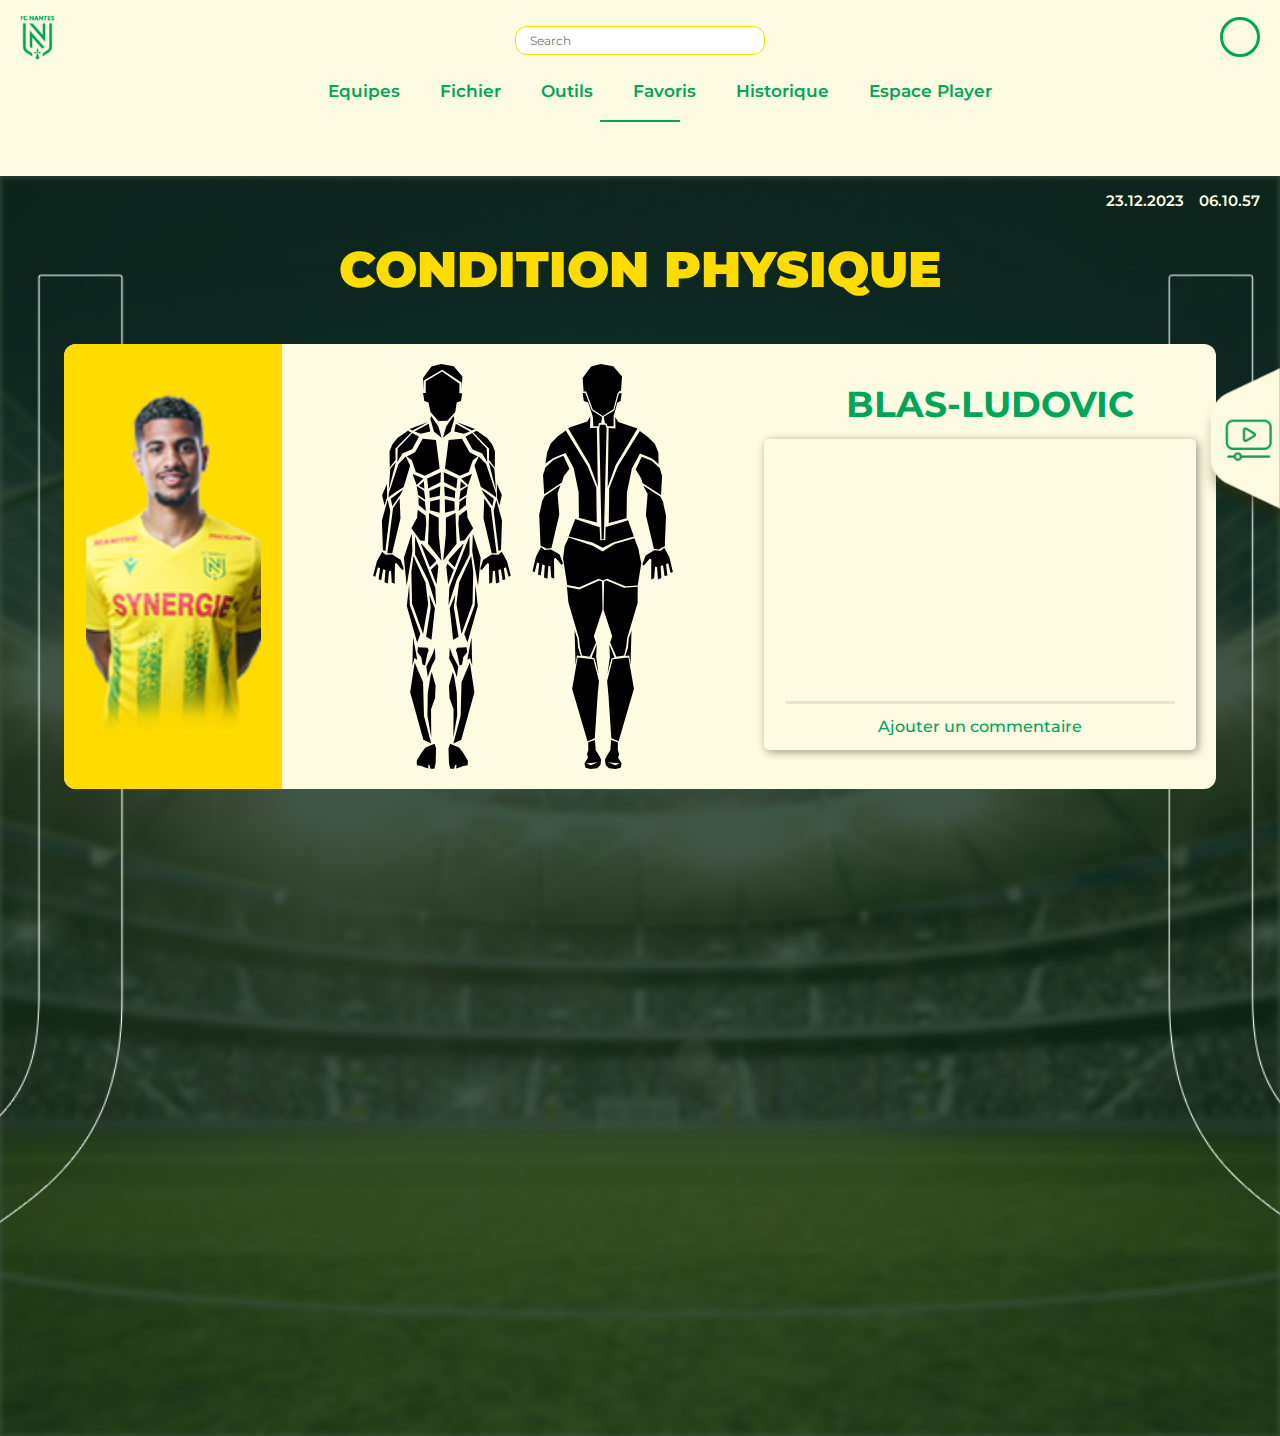
<file: index.html>
<!DOCTYPE html>
<html lang="en">
  <head>
    <meta charset="UTF-8" />
    <meta name="viewport" content="width=device-width, initial-scale=1.0" />
    <!-- Website Title -->
    <title>Football</title>

    <!-- Google Fonts -->
    <!-- Preconnecting can help reduce the latency when actual requests are made to this domain, such as when fetching font resources. -->
    <link rel="preconnect" href="https://fonts.googleapis.com" />
    <link rel="preconnect" href="https://fonts.gstatic.com" crossorigin />

    <!-- Font Awesome Icon -->
    <link
      rel="stylesheet"
      href="https://pro.fontawesome.com/releases/v5.10.0/css/all.css"
      integrity="sha384-AYmEC3Yw5cVb3ZcuHtOA93w35dYTsvhLPVnYs9eStHfGJvOvKxVfELGroGkvsg+p"
      crossorigin="anonymous"
    />

    <!-- CSS -->
    <link rel="stylesheet" href="./style/style.css" />
    <link rel="stylesheet" href="./style/responsive.css" />
  </head>

  <body>
    <!-- Mobile Header -->
    <div class="mobile-header-container">
      <div class="mobile-header-flexbox">
        <div class="mobile-header-site-logo">
          <a href="./index.html">
            <img src="./images/site logo.png" alt=""
          /></a>
        </div>
        <!-- <div class="header-search-bar mobile-header-search-bar">
          <input type="text" placeholder="Search" />
          <span> <i class="fas fa-search"></i></span>
        </div> -->
        <div class="mobile-header-login header-user">
          <i class="far fa-user"></i>
        </div>
        <div class="mobile-header-hamburger-button">
          <i class="far fa-bars"></i>
        </div>
      </div>
      <div class="mobile-header-hamburger-menu">
        <div class="close-mob-menu-btn"><i class="fal fa-times"></i></div>

        <div class="mobile-header-hamburger-menu-container">
          <nav class="mobile-header-nav">
            <span>
              <a class="mob-nav-sub-menu-link"
                >Equipes
                <p><i class="fas fa-caret-down"></i></p>
              </a>
              <div class="mob-nav-sub-menu-dropdown">
                <nav>
                  <a href="">
                    <b>Equipe Pro</b>
                  </a>
                  <a>
                    <span class="mob-nav-sub-sub-menu-link">
                      U21
                      <p><i class="fas fa-caret-down"></i></p>
                    </span>

                    <div class="mob-nav-sub-sub-menu-dropdown">
                      <nav>
                        <a href="">Effectif</a>
                        <a href="">Library</a>
                        <a href="">learning</a>
                        <a href="">Archieve</a>
                      </nav>
                    </div>
                  </a>
                  <a href=""> U19</a>
                  <a href=""> U18</a>
                  <a href=""> <b>Equipe Pro F</b></a>
                  <a href="">U21</a>
                  <a href=""> U19</a>
                  <a href=""> U18</a>
                  <a href=""> <b>Academie</b></a>
                </nav>
              </div>
            </span>
            <span>
              <a class="mob-nav-sub-menu-link"
                >Fichier
                <p><i class="fas fa-caret-down"></i></p>
              </a>
              <div class="mob-nav-sub-menu-dropdown">
                <nav>
                  <a href="">Enregistrer</a>
                  <a href="">Exporter</a>
                  <a href="">Importer</a>
                  <a href="">Impression</a>
                </nav>
              </div>
            </span>
            <span>
              <a class="mob-nav-sub-menu-link"
                >Outils
                <p><i class="fas fa-caret-down"></i></p>
              </a>
              <div class="mob-nav-sub-menu-dropdown">
                <nav>
                  <a href="">Noter</a>
                  <a href="">E-learning</a>
                  <a href="">Preparation Line</a>
                  <a href="">Montage Vide</a>
                </nav>
              </div>
            </span>
            <span>
              <a class="mob-nav-sub-menu-link"
                >Favoris
                <p><i class="fas fa-caret-down"></i></p>
              </a>
              <div class="mob-nav-sub-menu-dropdown">
                <nav>
                  <a href="">Videos Joueurs equipes pro</a>
                  <a href="">Effectif equipe pro</a>
                  <a href="">Archive Adversaire</a>
                </nav>
              </div>
            </span>
            <span>
              <a class="mob-nav-sub-menu-link"
                >Historique
                <p><i class="fas fa-caret-down"></i></p>
              </a>
              <div class="mob-nav-sub-menu-dropdown">
                <nav>
                  <a href="">Fiche detailee Alban Lafont</a>
                  <a href="">Video entrainemnet seance de tris 15/05/2022</a>
                  <a href="">Video entrainemnet defense de tris 15/05/2022</a>
                  <a href=""
                    >Video entrainemnet PSG vs NANTES de tris 10/05/2022</a
                  >
                  <a href=""
                    >Video entrainemnet coup de pieds arretes PSG vs NANTES
                    10/05/2022</a
                  >
                </nav>
              </div>
            </span>
            <span>
              <a class="mob-nav-sub-menu-link" href="./fomre.html"
                >Espace Player
              </a>
            </span>
          </nav>
          <nav class="mobile-header-social-media">
            <a href=""> <i class="fab fa-facebook-f"></i></a>
            <a href=""> <i class="fab fa-linkedin-in"></i></a>
            <a href=""> <i class="fab fa-twitter"></i></a>
            <a href=""><i class="fab fa-instagram"></i></a>
          </nav>
        </div>
      </div>
    </div>

    <!-- Header -->
    <header>
      <div class="header-container">
        <div class="header-site-logo">
          <a href="./index.html">
            <img src="./images/site logo.png" alt=""
          /></a>
        </div>
        <div class="header-nav">
          <nav class="header-menu">
            <span class="nav-sub-menu-link">
              <a class="nav-links">Equipes </a>
              <div class="nav-sub-menu-dropdown">
                <nav class="header-sub-menu">
                  <div class="hover-dropdown">
                    <a href="" class="nav-sub-links">
                      <i class="fas fa-user"></i>
                      <p>
                        <b>Equipe Pro</b>
                      </p>
                    </a>
                  </div>

                  <div class="hover-dropdown nav-sub-sub-menu-link">
                    <div class="nav-sub-sub-menu-dropdown">
                      <nav>
                        <a href="">Effectif</a>
                        <a href="">Library</a>
                        <a href="">learning</a>
                        <a href="">Archieve</a>
                      </nav>
                    </div>
                    <a href="" class="nav-sub-links"
                      ><i class="fas fa-futbol"></i>
                      <p>U21</p>
                    </a>
                  </div>

                  <div class="hover-dropdown">
                    <a href="" class="nav-sub-links"
                      ><i class="fas fa-futbol"></i>
                      <p>U19</p>
                    </a>
                  </div>

                  <div class="hover-dropdown">
                    <a href="" class="nav-sub-links"
                      ><i class="fas fa-futbol"></i>
                      <p>U18</p>
                    </a>
                  </div>

                  <div class="hover-dropdown">
                    <a href="" class="nav-sub-links"
                      ><i class="fas fa-user"></i>
                      <p>
                        <b>Equipe Pro F</b>
                      </p>
                    </a>
                  </div>

                  <div class="hover-dropdown">
                    <a href="" class="nav-sub-links"
                      ><i class="fas fa-futbol"></i>
                      <p>U21</p>
                    </a>
                  </div>

                  <div class="hover-dropdown">
                    <a href="" class="nav-sub-links"
                      ><i class="fas fa-futbol"></i>
                      <p>U19</p>
                    </a>
                  </div>
                  <div class="hover-dropdown">
                    <a href="" class="nav-sub-links"
                      ><i class="fas fa-futbol"></i>
                      <p>U18</p>
                    </a>
                  </div>

                  <div class="hover-dropdown">
                    <a href="" class="nav-sub-links"
                      ><i class="fas fa-game-board"></i>
                      <p>
                        <b>Academie</b>
                      </p>
                    </a>
                  </div>
                </nav>
              </div>
            </span>

            <span class="nav-sub-menu-link nav-sub-menu-link-style-2">
              <a class="nav-links">Fichier</a>
              <!--  -->
              <div class="nav-sub-menu-dropdown">
                <nav class="header-sub-menu">
                  <div class="hover-dropdown">
                    <a class="nav-sub-links">
                      <p>
                        <b>Enregistrer</b>
                      </p>
                    </a>
                  </div>

                  <div class="hover-dropdown">
                    <a href="" class="nav-sub-links">
                      <p><b>Exporter</b></p>
                    </a>
                  </div>

                  <div class="hover-dropdown">
                    <a href="" class="nav-sub-links">
                      <p><b>Importer</b></p>
                    </a>
                  </div>
                  <div class="hover-dropdown">
                    <a href="" class="nav-sub-links">
                      <p><b>Impression</b></p>
                    </a>
                  </div>
                </nav>
              </div>
              <!--  -->
            </span>

            <span class="nav-sub-menu-link nav-sub-menu-link-style-2">
              <a class="nav-links">outils</a>
              <div class="nav-sub-menu-dropdown">
                <nav class="header-sub-menu">
                  <div class="hover-dropdown">
                    <a href="" class="nav-sub-links">
                      <p>
                        <b>Noter</b>
                      </p>
                    </a>
                  </div>

                  <div class="hover-dropdown">
                    <a href="" class="nav-sub-links">
                      <p><b>E-learning</b></p>
                    </a>
                  </div>

                  <div class="hover-dropdown">
                    <a href="" class="nav-sub-links">
                      <p><b>Preparation Line</b></p>
                    </a>
                  </div>
                  <div class="hover-dropdown">
                    <a href="" class="nav-sub-links">
                      <p><b>Montage vide</b></p>
                    </a>
                  </div>
                </nav>
              </div>
            </span>
            <span class="nav-sub-menu-link nav-sub-menu-link-style-2">
              <a class="nav-links">Favoris</a>
              <div class="nav-sub-menu-dropdown">
                <nav class="header-sub-menu">
                  <div class="hover-dropdown">
                    <a href="" class="nav-sub-links">
                      <p>
                        <b>Videos Joueurs equipes pro</b>
                      </p>
                    </a>
                  </div>

                  <div class="hover-dropdown">
                    <a href="" class="nav-sub-links">
                      <p><b>Effectif equipe pro</b></p>
                    </a>
                  </div>

                  <div class="hover-dropdown">
                    <a href="" class="nav-sub-links">
                      <p><b>Archive Adversaire</b></p>
                    </a>
                  </div>
                </nav>
              </div>
            </span>
            <span class="nav-sub-menu-link nav-sub-menu-link-style-2">
              <a class="nav-links">Historique</a>
              <div class="nav-sub-menu-dropdown">
                <nav class="header-sub-menu">
                  <div class="hover-dropdown">
                    <a href="" class="nav-sub-links">
                      <p>
                        <b>Fiche detailee Alban Lafont</b>
                      </p>
                    </a>
                  </div>

                  <div class="hover-dropdown">
                    <a href="" class="nav-sub-links">
                      <p><b>Video entrainemnet seance de tris 15/05/2022</b></p>
                    </a>
                  </div>

                  <div class="hover-dropdown">
                    <a href="" class="nav-sub-links">
                      <p>
                        <b>Video entrainemnet defense de tris 15/05/2022</b>
                      </p>
                    </a>
                  </div>
                  <div class="hover-dropdown">
                    <a href="" class="nav-sub-links">
                      <p>
                        <b
                          >Video entrainemnet PSG vs NANTES de tris
                          10/05/2022</b
                        >
                      </p>
                    </a>
                  </div>
                  <div class="hover-dropdown">
                    <a href="" class="nav-sub-links">
                      <p>
                        <b
                          >Video entrainemnet coup de pieds arretes PSG vs
                          NANTES 10/05/2022</b
                        >
                      </p>
                    </a>
                  </div>
                </nav>
              </div>
            </span>
            <span>
              <a class="nav-links" href="./fomre.html">Espace Player</a>
            </span>
          </nav>
        </div>
        <div class="header-search-bar">
          <input type="text" placeholder="Search" />
          <span> <i class="fas fa-search"></i></span>
        </div>
        <!-- New Edition -->
        <div class="header-user">
          <i class="far fa-user"></i>
        </div>

        <!-- New Edition -->
        <div class="header-social-media">
          <div>
            <a href=""> <i class="fab fa-facebook-f"></i></a>
            <a href=""> <i class="fab fa-linkedin-in"></i></a>
            <a href=""> <i class="fab fa-twitter"></i></a>
            <a href=""><i class="fab fa-instagram"></i></a>
          </div>
        </div>
      </div>
    </header>
    <!-- Header User Dropdown -->
    <div class="header-user-dropdown">
      <div class="header-user-btn-2">
        <div class="header-user">
          <i class="far fa-user"></i>
        </div>
      </div>

      <img src="./images/profile.png" alt="" />
      <h2>Blas-ludovic</h2>
      <span>
        <a href="">Edit Profile</a>
      </span>
      <ul>
        <li><a href="">Messages</a></li>
        <li><a href="">Condition d'utilisation</a></li>
        <li><a href="">Nous Contacter</a></li>
        <li><a href="">Mention Legalas</a></li>
      </ul>
      <span class="header-user-copyright">FC NANTE Copyright 2023</span>
    </div>
    <!-- Sidebar -->
    <section class="sidebar">
      <div class="site-logo">
        <a href="./index.html"><img src="./images/site logo.png" alt="" /></a>
      </div>
      <div class="social-media-links">
        <a href=""> <i class="fab fa-facebook-f"></i></a>
        <a href=""> <i class="fab fa-linkedin-in"></i></a>
        <a href=""> <i class="fab fa-twitter"></i></a>
        <a href=""><i class="fab fa-instagram"></i></a>
      </div>
      <div class="setting">
        <i class="far fa-cog setting-btn"></i>
        <div class="setting-slider">
          <i class="fal fa-redo"></i>
          <i class="fal fa-expand-arrows-alt"></i>
          <i class="fal fa-compress-arrows-alt"></i>
          <i class="fal fa-search-minus"></i>
          <i class="fal fa-search-plus"></i>
          <span>100%</span>
        </div>
      </div>
    </section>
    <!-- Side Button -->
    <div class="side-button">
      <a href="">
        <img src="./images/play.png" alt="" />
      </a>
    </div>

    <main>
      <!-- Content Section -->
      <section class="content-section">
        <div class="background-image-overlay">
          <img src="./images/irfan afsar2.png" alt="" />
        </div>

        <div class="content-card-container">
          <div class="time">
            <div>
              <i class="fas fa-calendar-alt"></i> <span>23.12.2023</span>
            </div>
            <div>
              <i class="fas fa-clock"></i>
              <span>06.10.57</span>
            </div>
          </div>
          <h1>Condition Physique</h1>
          <div class="content-card-container-flexbox">
            <div class="content-card-container-flexbox-left">
              <img src="./images/player-4.png" alt="" />
            </div>
            <div class="content-card-container-flexbox-middle">
              <div id="app">
                <div class="human-body">
                  <svg
                    @click="part_clicked"
                    xmlns="http://www.w3.org/2000/svg"
                    viewBox="0 0 68.587668 92.604164"
                  >
                    <path
                      style="opacity: 1"
                      d="m 11.671635,6.3585449 -0.0482,-2.59085 4.20648,-2.46806 4.42769,2.95361 -0.0405,1.94408 0.24197,-3.34467 -2.03129,-2.31103004 -2.84508,-0.51629 -2.20423,0.52915 -1.9363,2.63077004 z"
                      id="head"
                      alt=""
                    />
                    <path
                      style="opacity: 1"
                      d="m 19.748825,6.7034949 0.0203,-2.20747 -3.96689,-2.7637 -3.74099,2.23559 -0.006,2.63528 -0.60741,0.0403 0.27408,1.82447 0.97635,0.33932 0.44244,2.1802901 1.82222,2.06556 2.03518,-0.0607 1.79223,-1.94408 0.35957,-2.2406601 0.97616,-0.33932 0.25159,-1.78416 z"
                      id="face"
                    />
                    <path
                      id="neck"
                      style="opacity: 1"
                      d="m 13.304665,11.910505 1.64975,2.35202 0.74426,2.62159 -1.73486,-1.38354 -0.86649,-2.97104 z m 5.08047,0 -1.64975,2.35202 -0.74538,2.62234 1.73486,-1.38354 0.86649,-2.97104 z"
                    />
                    <path
                      id="shoulder-left"
                      style="opacity: 1"
                      d="m 19.047795,13.248365 3.55748,1.97916 0.72653,-0.35074 z m -0.107,0.43288 -0.37119,1.73073 2.1846,0.53561 1.40116,-0.49436 z m 3.98151,1.97595 0.75814,-0.41 2.40806,1.66799 1.17364,1.50707 0.62662,1.5626 -0.0464,3.70194 -1.3284,-1.72153 0.0407,-2.59376 -0.48842,-0.50049 c 0,0 -3.09778,-3.19058 -3.14371,-3.21401 z m -0.2409,0.10873 c -0.001,0.0525 3.32987,3.54733 3.32987,3.54733 l 0.10067,3.10396 -1.15426,-1.97782 -2.22547,-0.94804 -1.56576,-2.88481 z"
                    />
                    <path
                      id="shoulder-right"
                      style="opacity: 1"
                      d="m 12.624785,13.248365 -3.5574599,1.97916 -0.72653,-0.35074 z m 0.107,0.43288 0.37119,1.73073 -2.18459,0.53561 -1.4011499,-0.49436 z m -3.9814899,1.97595 -0.75814,-0.41 -2.40806,1.66799 -1.17364,1.50707 -0.62662,1.56259 0.0464,3.70195 1.3284,-1.72153 -0.0407,-2.59376 0.48843,-0.5005 c 0,0 3.09777,-3.19057 3.1437,-3.214 z m 0.2409,0.10873 c 0.002,0.0525 -3.32987,3.54733 -3.32987,3.54733 l -0.10067,3.10396 1.15426,-1.97782 2.22547,-0.94804 1.5657499,-2.88481 z"
                    />
                    <path
                      id="arm-left"
                      style="opacity: 1"
                      d="m 27.621665,30.814715 -0.33838,1.70499 -1.81932,-2.54418 -0.6629,-1.26895 z m -2.85271,-2.6096 c -0.0259,-0.0144 -0.0536,-0.0254 -0.0824,-0.0324 l -1.48333,-4.95503 1.00456,-2.08428 1.65511,1.74532 2.23034,6.67667 0.0415,0.93739 c -1.06528,-0.84215 -2.18962,-1.60679 -3.36434,-2.28803 z m 1.6945,-5.75654 1.64893,6.43421 -0.36469,-4.92266 z"
                    />
                    <path
                      id="forearm-left"
                      style="opacity: 1"
                      d="m 26.955425,32.969125 1.30083,10.28927 -1.10778,0.01 -1.89387,-7.99609 0.19174,-4.53719 z m 1.21978,-1.94971 -0.58729,2.58635 1.11876,9.15614 0.55849,-0.21663 0.2304,-6.77018 z"
                    />
                    <path
                      id="arm-right"
                      style="opacity: 1"
                      d="m 4.0746451,30.814715 0.33838,1.70499 1.81931,-2.54418 0.66289,-1.26895 z m 2.8527,-2.6096 c 0.0259,-0.0144 0.0536,-0.0254 0.0824,-0.0324 l 1.48332,-4.95503 -1.00455,-2.08428 -1.65509,1.74532 -2.23034,6.67667 -0.0415,0.93739 c 1.06528,-0.84215 2.18961,-1.60679 3.36433,-2.28803 z m -1.6945,-5.75654 -1.64891,6.43421 0.36468,-4.92266 z"
                    />
                    <path
                      id="forearm-right"
                      style="opacity: 1"
                      d="m 4.5752651,32.969125 -1.30083,10.28927 1.10778,0.01 1.89387,-7.99609 -0.19174,-4.53719 z m -1.21978,-1.94971 0.58728,2.58635 -1.11875,9.15614 -0.55849,-0.21663 -0.2304,-6.77018 z"
                    />
                    <path
                      style="opacity: 1"
                      d="m 20.337455,17.085495 1.72942,3.09103 1.89346,0.94785 -1.15295,0.90662 -0.90604,2.63773 -2.09968,0.86537 -3.34524,-1.655 0.83425,-6.50527 z"
                      id="chest-left"
                    />
                    <path
                      style="opacity: 1"
                      d="m 11.351215,17.085495 -1.7294199,3.09103 -1.89346,0.94785 1.15295,0.90662 0.90586,2.63773 2.0996699,0.86537 3.34636,-1.655 -0.83462,-6.50527 z"
                      id="chest-right"
                    />
                    <path
                      style="opacity: 1"
                      d="m 19.641935,34.707615 1.81341,-1.36479 0.15748,1.83347 1.28642,2.37338 -1.98044,2.73652 -1.03109,0.16554 -0.37026,-3.88816 z"
                      id="belly-left"
                    />
                    <path
                      id="ribs-left"
                      style="opacity: 1"
                      d="m 19.288925,26.151995 -3.11202,-1.40604 0.0937,2.27965 2.80119,1.43603 z m 1.93471,1.66849 -1.29355,0.7212 0.14997,-1.70898 z m -1.05303,-1.63718 2.47968,-1.03241 -0.9336,2.52093 z m 1.53164,1.73729 -1.69005,1.03372 -0.28871,2.0678 1.64975,-1.07533 z m -2.91143,1.10421 -0.0622,1.62387 -2.30308,-0.49961 -0.12448,-2.21722 z m -0.1556,2.4045 0.0311,1.99844 -2.20953,0.59391 -0.0311,-3.1227 z m 2.65459,-0.98535 -1.48383,1.03372 -0.20622,2.10905 1.64862,-1.32355 z"
                    />
                    <path
                      style="opacity: 1"
                      d="m 12.045985,34.707615 -1.81341,-1.36479 -0.15748,1.83347 -1.2856799,2.37432 1.9804499,2.73595 1.03109,0.16554 0.37119,-3.88721 z"
                      id="belly-right"
                    />
                    <path
                      id="belly"
                      style="opacity: 1"
                      d="m 15.636055,44.919735 -0.60647,-5.91209 -0.015,-3.84879 -2.18479,-1.07533 -0.24746,7.03017 z m 0.41581,-5.7e-4 0.60628,-5.91209 0.0154,-3.84915 2.18404,-1.07515 0.24746,7.03017 z"
                    />
                    <path
                      id="ribs-right"
                      style="opacity: 1"
                      d="m 12.399365,26.152365 3.11202,-1.40603 -0.0937,2.27965 -2.80138,1.4364 z m -1.93508,1.6685 1.29355,0.72139 -0.14997,-1.70899 z m 1.05303,-1.637 -2.4793099,-1.03259 0.93361,2.52148 z m -1.5316399,1.73729 1.6900499,1.03372 0.28871,2.06743 -1.64881,-1.07515 z m 2.9114199,1.10421 0.0623,1.62387 2.30327,-0.49961 0.12448,-2.21703 z m 0.15561,2.40432 -0.0309,1.99844 2.20973,0.59353 0.0311,-3.1227 z m -2.6546,-0.98516 1.48384,1.0339 0.20622,2.10905 -1.64975,-1.32355 z"
                    />
                    <path
                      id="thigh-left"
                      style="opacity: 1"
                      d="m 23.419015,50.399125 -0.15504,4.75091 -2.40263,6.60949 0.7362,1.90021 2.36401,-8.34435 z m -0.58154,-11.60825 -0.15485,4.00722 1.31793,7.93154 0.61977,-6.40308 z m -0.38731,5.12268 -2.75152,6.07258 -0.62015,4.87425 1.16232,6.85771 2.51886,-6.98144 0.15504,-7.18764 z"
                    />
                    <path
                      id="innerthigh-left"
                      style="opacity: 1"
                      d="m 22.063225,39.369605 v 4.21363 l -2.94574,5.82511 -1.86027,5.78349 0.19365,-4.0072 z m -3.24944,13.42596 -0.0649,0.15467 -1.21294,2.90207 0.78325,7.18803 1.23619,-0.66122 -1.0714,-6.69272 z"
                    />
                    <path
                      style="opacity: 1"
                      d="m 17.255895,87.868445 0.1243,3.45228 0.28983,1.20638 h 0.87136 l 0.24897,-0.83181 0.29058,-0.0416 -0.0624,0.83181 1.09914,-0.33332 0.29058,-0.16629 1.24444,-0.27033 0.0416,-0.97748 -1.20319,-2.03743 -0.82974,-1.0399 -2.03294,-0.83181 z"
                      id="feet-left"
                    />
                    <path
                      id="calf-left"
                      style="opacity: 1"
                      d="m 18.251375,70.441125 0.29058,0.91486 0.6224,3.8681 0.0829,5.15733 -0.87136,5.03304 0.0412,-6.44714 -0.91242,-2.57848 -0.12561,-2.82837 z m 1.9915,2.32915 -0.20753,7.73637 -1.65949,6.23904 1.80478,-0.853 3.00816,-10.83583 -1.03727,-6.82095 z"
                    />
                    <path
                      id="knee-left"
                      style="opacity: 1"
                      d="m 21.404635,64.784375 0.1243,1.12295 -0.87118,1.08171 -0.29058,1.70599 -0.58116,0.24933 -0.49774,-2.57866 -0.33182,-0.91486 0.29058,-0.58247 z m -3.85853,0.0832 0.6224,1.74685 1.3273,2.57867 -0.33182,2.37095 -0.95423,-2.66209 -0.78738,-1.49734 z m 4.97811,-2.37039 -0.95423,5.11609 0.62241,-0.33295 0.49773,1.66381 z"
                    />
                    <path
                      id="thigh-right"
                      style="opacity: 1"
                      d="m 8.2694651,50.399125 0.15504,4.75053 2.4026299,6.60968 -0.73638,1.90021 -2.3640099,-8.34435 z m 0.58117,-11.60768 0.15503,4.00684 -1.31754,7.93154 -0.61978,-6.40308 z m 0.38769,5.1223 2.7515099,6.07239 0.61997,4.87425 -1.16232,6.85771 -2.5190499,-6.98163 -0.15504,-7.18801 z"
                    />
                    <path
                      id="genitalia"
                      style="opacity: 1"
                      d="m 14.404465,45.040075 0.0221,-0.0277 -0.14866,-0.37945 -3.10172,-3.40449 -0.23283,-0.0825 2.05918,5.32009 z m -1.17263,2.01833 1.27705,3.29948 0.42631,-4.04862 -0.25196,-0.64303 z m 4.05219,-2.01795 -0.0221,-0.0281 0.14867,-0.37926 3.10171,-3.40449 0.23246,-0.0825 -2.05843,5.3199 z m 1.17263,2.01795 -1.27706,3.29948 -0.42631,-4.04843 0.25197,-0.64303 z"
                    />
                    <path
                      id="innerthigh-right"
                      style="opacity: 1"
                      d="m 9.6258251,39.369415 v 4.21363 l 2.9451699,5.8253 1.86028,5.78349 -0.19366,-4.0072 z m 3.2488699,13.42559 0.0647,0.15485 1.21294,2.90207 -0.78307,7.18803 -1.23618,-0.66102 1.0714,-6.69273 z"
                    />
                    <path
                      style="opacity: 1"
                      d="m 14.433335,87.868265 -0.12448,3.45228 -0.29058,1.20637 h -0.87118 l -0.24877,-0.83181 -0.29059,-0.0416 0.0623,0.83181 -1.09934,-0.33333 -0.29058,-0.16629 -1.2448,-0.27033 -0.0412,-0.97747 1.2031899,-2.03781 0.82975,-1.04009 2.03294,-0.83181 z"
                      id="right-feet"
                    />
                    <path
                      id="calf-right"
                      style="opacity: 1"
                      d="m 13.437675,70.440945 -0.29058,0.91486 -0.62241,3.86828 -0.0829,5.15733 0.87174,5.03304 -0.0418,-6.44714 0.91298,-2.57848 0.1243,-2.82837 z m -1.99151,2.32914 0.20735,7.73637 1.65968,6.23904 -1.80497,-0.85299 -3.0079799,-10.83584 1.03728,-6.82095 z"
                    />
                    <path
                      id="knee-right"
                      style="opacity: 1"
                      d="m 10.284405,64.784375 -0.12448,1.12295 0.87118,1.08171 0.29058,1.70599 0.58116,0.24933 0.49774,-2.57866 0.33182,-0.91486 -0.29058,-0.58247 z m 3.85854,0.0832 -0.62241,1.74685 -1.32767,2.57867 0.33182,2.37095 0.95423,-2.66209 0.78832,-1.4964 z m -4.9786799,-2.37058 0.9542299,5.11609 -0.6223999,-0.33313 -0.49793,1.6638 z"
                    />
                    <path
                      style="opacity: 1"
                      d="m 3.2054751,27.370125 0.005,3.09419 -0.57959,1.91184 -0.54539,-2.41185 z"
                      id="elbow-right"
                    />
                    <path
                      style="opacity: 1"
                      d="m 4.3904451,43.563145 -1.5198,0.0506 -0.76631,-0.67112 -1.21261996,2.15767 -0.86245,3.32873 0.49386,0.22113 0.59814996,-2.20238 0.50016,0.25356 -0.35639,2.49422 0.62382,0.24345 0.41402,-2.49194 0.55839,0.17851 -0.2262,2.76603 0.76938,0.32268 0.25788,-2.86764 0.4578,-0.0181 0.16611,2.65239 0.65997,0.2633 0.0712,-4.56643 0.34158,-0.19428 1.35316,1.68367 0.32832,-0.34354 -0.72644,-2.0551 z"
                      id="hand-right"
                    />
                    <path
                      style="opacity: 1"
                      d="m 28.325215,27.370125 -0.005,3.09419 0.57959,1.91184 0.54538,-2.41185 z"
                      id="elbow-left"
                    />
                    <path
                      style="opacity: 1"
                      d="m 27.140245,43.563145 1.5198,0.0506 0.76631,-0.67111 1.21262,2.15766 0.86245,3.32873 -0.49386,0.22113 -0.59815,-2.20238 -0.50016,0.25356 0.35639,2.49422 -0.62382,0.24345 -0.41402,-2.49194 -0.55839,0.17851 0.2262,2.76603 -0.76938,0.32268 -0.25788,-2.86764 -0.4578,-0.0181 -0.16611,2.6524 -0.65997,0.26329 -0.0712,-4.56643 -0.34158,-0.19428 -1.35316,1.68368 -0.32832,-0.34355 0.72644,-2.0551 z"
                      id="hands-left"
                    />
                    <path
                      id="armback-left"
                      style="opacity: 1"
                      d="m 43.185645,27.069445 0.4297,-1.4164 1.30458,-1.68577 -1.39393,-2.96155 -2.28367,0.92162 -1.83567,1.7467 -0.53524,1.78673 0.27068,4.30806 z m -2.46869,15.35539 -1.5182,0.0863 -0.78184,-0.65295 -1.16168,2.1855 -0.78414,3.34805 0.49892,0.20949 0.54632,-2.2158 0.50597,0.24175 -0.29779,2.5019 0.62936,0.22875 0.35546,-2.50096 0.56242,0.16536 -0.16126,2.77057 0.77674,0.30455 0.19056,-2.87291 0.45724,-0.0289 0.22827,2.64778 0.66597,0.24774 -0.0359,-4.56685 0.33693,-0.20224 1.39227,1.65147 0.32017,-0.35115 -0.77444,-2.03749 z m -0.97726,-0.17765 -1.43509,-0.746 -0.30622,-7.00985 c 0,0 0.64359,-2.77938 0.63694,-3.06274 l 0.6093,-1.21924 3.62552,-2.56583 -0.68276,1.9919 0.41561,4.74788 -1.80402,7.69727 z"
                    />
                    <path
                      id="leg-left"
                      style="opacity: 1"
                      d="m 51.176145,64.073985 -1.20605,3.01461 0.70738,0.26558 0.89754,3.51771 -0.55801,-4.01191 z m -5.08496,-3.15003 0.63355,1.8609 0.16813,2.03261 0.61314,1.93117 -0.90585,-0.0851 -0.28534,2.15982 z m 4.3014,6.58834 1.27664,4.99697 -0.28984,3.02284 -0.67869,10.06546 -1.66325,0.63506 -3.50399,-11.96959 1.24985,-7.17525 z m 0.54053,20.8287 0.85194,1.3581 0.37189,0.79238 -0.15588,1.21774 -0.76984,0.74446 -1.51185,0.12543 -1.1299,-0.29192 -0.24225,-0.95894 0.80765,-1.30405 -0.22562,-0.85987 0.29679,-0.84153 -0.0194,-1.81524 1.53568,-0.54817 z m -1.19598,0.4675 0.15943,1.25776 -0.6023,0.97431 m -0.54436,0.29544 1.06474,0.40084 1.55326,-0.65137 m -4.19331,-39.53466 4.55099,-2.03879 0.63802,0.23079 0.0353,1.80672 0.075,4.64669 -1.97837,6.04282 0.47612,1.41403 -1.42812,3.29446 -1.76611,-0.30111 -0.50079,-2.11605 -0.1695,-1.75674 -2.42102,-8.15763 -0.34279,-3.64687 z"
                    />
                    <path
                      style="opacity: 1"
                      d="m 44.742845,39.689035 5.48374,1.86457 2.27386,1.3378 2.74195,-1.74412 4.51804,-1.28077 0.90009,2.29721 0.675,3.4346 -0.81272,5.02838 -2.82636,0.16819 -4.11256,-1.67581 -1.00814,0.39118 -0.95849,-0.39888 -4.44053,1.94411 -2.77023,-0.51478 -0.95181,-6.15325 0.36754,-2.7864 z"
                      id="buttock"
                    />
                    <path
                      style="opacity: 1"
                      d="m 51.818445,37.309575 0.14418,2.97292 1.15984,-0.0241 0.048,-2.96488 2.80867,-0.81981 2.34029,-0.7541 1.34121,3.73319 -4.77886,1.36455 -2.33301,1.2158 -2.37536,-1.2333 -5.45663,-1.37716 1.51961,-3.95743 z"
                      id="loin"
                    />
                    <path
                      style="opacity: 1"
                      d="m 51.733705,14.788555 0.53876,25.33066 0.48967,-0.0297 0.65658,-25.3387 -0.28147,-0.84188 -1.25059,-4.9e-4 z"
                      id="column"
                    />
                    <path
                      style="opacity: 1"
                      d="m 48.157455,6.3585449 0.44208,-0.14964 0.16111,0.16427 1.48163,4.0475101 2.32401,1.45118 2.39971,-1.52387 0.97577,-3.6896901 0.52752,-0.55908 0.23367,0.0981 0.24198,-3.34467 -2.03129,-2.31103004 -2.84509,-0.51629 -2.20422,0.52915 -1.93631,2.63077004 z"
                      id="head-back"
                    />
                    <path
                      style="opacity: 1"
                      d="m 52.369695,12.105075 -2.35767,-1.55045 -1.47119,-3.9514301 -0.60741,0.0403 0.27409,1.82447 0.97635,0.33932 0.7613,2.2157201 0.33017,1.06849 0.0895,2.14894 1.16448,0.008 0.10563,-0.70833 0.54716,-0.0606 z m 1.01793,1.47595 0.23768,0.64982 1.38107,-0.004 0.01,-2.38784 0.25971,-0.79061 0.57215,-2.1698001 0.76359,-0.41018 0.25158,-1.78416 -0.62859,0.0193 -1.08488,3.8998101 -2.39725,1.46684 0.2768,1.48507 z"
                      id="nape"
                    />
                    <path
                      id="armback-right"
                      style="opacity: 1"
                      d="m 61.657445,27.250625 -0.32785,-1.05121 -1.27383,-2.05489 1.38708,-2.96476 2.28579,0.91634 1.83971,1.74245 0.53937,1.78549 -0.26073,4.30868 z m 2.64394,15.3417 1.51839,0.0828 0.78033,-0.65476 1.16673,2.18281 0.79187,3.34623 -0.49843,0.21064 -0.55144,-2.21453 -0.50541,0.24292 0.30356,2.5012 -0.62882,0.23021 -0.36124,-2.50014 -0.56203,0.16666 0.16765,2.77019 -0.77603,0.30634 -0.19719,-2.87245 -0.45732,-0.0278 -0.22215,2.64829 -0.66539,0.24928 0.0254,-4.56692 -0.3374,-0.20146 -1.38845,1.65469 -0.32098,-0.35041 0.76973,-2.03928 z m 0.97685,-0.1799 1.43335,-0.74932 0.29002,-7.01054 c 0,0 -0.65,-2.77789 -0.64401,-3.06126 l -0.61212,-1.21783 -3.98124,-2.57566 1.0222,1.93525 -0.38967,4.82212 1.8218,7.69308 z"
                    />
                    <path
                      id="leg-right"
                      style="opacity: 1"
                      d="m 54.019305,64.073985 1.20605,3.01461 -0.70737,0.26558 -0.89755,3.51771 0.55802,-4.01191 z m 5.08496,-3.15003 -0.63355,1.8609 -0.16813,2.03261 -0.61313,1.93117 0.90584,-0.0851 0.28534,2.15982 z m -4.3014,6.58834 -1.27664,4.99697 0.28984,3.02284 0.67869,10.06546 1.66325,0.63506 3.504,-11.96959 -1.24986,-7.17525 z m -0.54053,20.8287 -0.85194,1.3581 -0.37189,0.79238 0.15589,1.21774 0.76983,0.74446 1.51186,0.12543 1.12989,-0.29192 0.24225,-0.95894 -0.80765,-1.30405 0.22563,-0.85987 -0.29679,-0.84153 0.0194,-1.81524 -1.53568,-0.54817 z m 1.19598,0.4675 -0.15943,1.25776 0.6023,0.97431 m 0.54436,0.29544 -1.06474,0.40084 -1.55326,-0.65137 m 3.56525,-39.90247 -3.97962,-1.70224 -0.56389,0.27131 -0.0528,1.79746 -0.075,4.64669 1.97837,6.04282 -0.47612,1.41403 1.42813,3.29446 1.7661,-0.30111 0.50079,-2.11605 0.1695,-1.75674 2.42102,-8.15763 0.009,-3.68308 z"
                    />
                    <path
                      style="opacity: 1"
                      d="m 62.863315,16.685695 1.57473,1.56518 0.81404,2.06904 0.0384,2.52859 -1.48921,-1.23926 -2.76223,-1.15539 -1.84691,3.4342 -1.13679,5.49715 -0.0767,5.8593 -4.07066,1.10938 0.10355,-7.94098 1.94107,-4.90021 5.04395,-8.19335 z"
                      id="back-right"
                    />
                    <path
                      style="opacity: 1"
                      d="m 55.439085,14.728535 -0.063,-2.62463 0.71441,1.15181 4.37994,1.49796 -4.97857,8.36746 -1.83043,5.08189 0.21949,-13.55362 z"
                      id="clavicule-right"
                    />
                    <path
                      style="opacity: 1"
                      d="m 42.200945,16.586495 -1.57473,1.56517 -0.81404,2.06905 -0.38603,2.52859 1.83679,-1.23927 2.76223,-1.15538 1.84691,3.4342 1.13679,5.49715 0.0767,5.8593 4.07066,1.10938 -0.10355,-7.94098 -1.94107,-4.90022 -5.04395,-8.19334 z"
                      id="back-left"
                    />

                    <path
                      style="opacity: 1"
                      d="m 49.625175,14.629325 0.063,-2.62462 -0.71441,1.15181 -4.37994,1.49796 4.97857,8.36746 1.83043,5.08188 -0.21949,-13.55362 z"
                      id="clavicule-left"
                    />
                  </svg>
                </div>
              </div>
            </div>
            <div class="content-card-container-flexbox-right">
              <h2>Blas-ludovic</h2>
              <div>
                <div class="body-part-des"></div>

                <button><a href=""> Ajouter un commentaire</a></button>
              </div>
            </div>
          </div>
        </div>
      </section>
      <!-- Pop Up -->
      <div class="popup-overlay">
        <div class="popup-container">
          <div class="popup-card">
            <h2 class="body-part"></h2>
            <div>
              <button class="blesure-btn">Ajouter Une Blesure</button>
              <button class="douleur-btn">Ajouter Une Douleur</button>
            </div>

            <button id="close-popup">
              <i class="fal fa-times"></i>
            </button>
          </div>
        </div>
      </div>
    </main>
    <script src="./script/script.js"></script>
    <script>
      //  Body Parts SVG
      const items = document.querySelectorAll(".human-body path");
      items.forEach(function (item) {
        item.addEventListener("click", (e) => {
          popupOverlay.style.display = "flex";
          setTimeout(() => {
            popupContainer.style.opacity = "1";
            popupContainer.style.transform = "scale(1)";
            body_part.innerHTML = e.target.id;
          }, 100);
        });
      });
      // Pop Up Window Appearing Upon Body Part Click
      // script.js
      const popupOverlay = document.querySelector(".popup-overlay");
      const popupContainer = document.querySelector(".popup-container");
      const closePopupButton = document.getElementById("close-popup");
      const body_part = document.querySelector(".body-part");

      function closePopup() {
        popupContainer.style.opacity = "0";
        popupContainer.style.transform = "scale(0.8)";
        setTimeout(() => {
          popupOverlay.style.display = "none";
        }, 300);
      }

      // Automatically open the popup when the page loads
      closePopupButton.addEventListener("click", closePopup);
      const body_part_des = document.querySelector(".body-part-des");
      const blesure_btn = document.querySelector(".blesure-btn");
      const douleur_btn = document.querySelector(".douleur-btn");
      blesure_btn.addEventListener("click", () => {
        body_part_des.innerHTML = `  <p>
                    It is a long established fact that a reader will be
                    distracted.
                  </p>
                  <p>The point of using Lorem Ipsum is that.</p>
                  <p>
                    It is a long established fact that a reader will be
                    distracted.
                  </p>
                  <p>The point of using Lorem Ipsum is that.</p>
                  <p>
                    It is a long established fact that a reader will be
                    distracted.
                  </p>
                  <p>The point of using Lorem Ipsum is that.</p>
                  <p>
                    It is a long established fact that a reader will be
                    distracted.
                  </p>
                  <p>The point of using Lorem Ipsum is that.</p>
                  <p>
                    It is a long established fact that a reader will be
                    distracted.
                  </p>
                  <p>The point of using Lorem Ipsum is that.</p>
                  <p>
                    It is a long established fact that a reader will be
                    distracted.
                  </p>
                  <p>The point of using Lorem Ipsum is that.</p>
                  <p>
                    It is a long established fact that a reader will be
                    distracted.
                  </p>
                  <p>
                    It is a long established fact that a reader will be
                    distracted.
                  </p>
                  <p>The point of using Lorem Ipsum is that.</p>
                  <p>
                    It is a long established fact that a reader will be
                    distracted.
                  </p>
                  <p>The point of using Lorem Ipsum is that.</p>
                  <p>
                    It is a long established fact that a reader will be
                    distracted.
                  </p>
                  <p>The point of using Lorem Ipsum is that.</p>
                  <p>
                    It is a long established fact that a reader will be
                    distracted.
                  </p>
                  <p>The point of using Lorem Ipsum is that.</p>
                  <p>
                    It is a long established fact that a reader will be
                    distracted.
                  </p>
                  <p>The point of using Lorem Ipsum is that.</p>`;
        closePopup();
      });
      douleur_btn.addEventListener("click", () => {
        body_part_des.innerHTML = ` <p>
                    It is a long established fact that a reader will be
                    distracted.
                  </p>
                  <p>The point of using Lorem Ipsum is that.</p>
                  <p>
                    It is a long established fact that a reader will be
                    distracted.
                  </p>
                 `;
        closePopup();
      });
    </script>
  </body>
</html>
</file>
<file: style/responsive.css>
@media (min-width: 1800px) {
  .content-section {
    min-height: 110vh;
    height: 110vh;
  }
  .content-card-container-flexbox-library-video {
    max-width: 1400px;
  }
}
@media (max-width: 1300px) {
  .header-container {
    padding: 15px 20px;
    justify-content: space-between;
    flex-wrap: wrap;
  }
  .header-site-logo {
    display: block;
    order: 1;
    width: 48%;
  }
  .header-site-logo img {
    width: 35px;
  }
  .header-social-media {
    display: flex;
    order: 4;
    width: 100%;
    justify-content: center;
    align-items: center;
    padding: 7px 0 5px 0;
  }
  .header-social-media div {
    border-top: 2px solid var(--seconday-color);
    padding-top: 10px;
  }
  .header-social-media a {
    padding: 0 10px;
    color: var(--seconday-color);
    font-weight: 600;
    font-size: 1.8rem;
  }
  .header-social-media a:hover {
    color: var(--third-color);
  }
  .header-nav {
    order: 3;
    width: 100%;
    display: flex;
    flex-direction: row;
    justify-content: center;
    align-items: center;
  }
  header .header-container span .nav-links {
    padding: 10px 20px;
    color: var(--seconday-color);
    font-weight: 600;
    font-size: 1.7rem;
    text-transform: capitalize;
  }
  .side-button img {
    width: 80px;
  }
  .nav-sub-menu-link-style-2:hover .nav-links {
    color: var(--fourth-color);
  }
  .nav-sub-menu-dropdown-show {
    transition: all 0.3s ease-out;
    transform: scaleY(1);
    overflow: visible;
    right: 50%;
    transform: translateX(50%);
  }
  .nav-sub-menu-link:hover {
    border-top-right-radius: 20px;
    border-top-left-radius: 20px;
  }
  .nav-sub-menu-dropdown .header-sub-menu {
    border-top-left-radius: 10px;
    border-top-right-radius: 10px;
  }
  .nav-sub-menu-dropdown .header-sub-menu .hover-dropdown:first-child {
    border-top-left-radius: 10px;
    border-top-right-radius: 10px;
  }
  .header-user {
    order: 2;
    width: 40px;
  }
  .header-search-bar {
    position: absolute;
    top: 15%;
    left: 50%;
    transform: translateX(-50%);
  }

  .sidebar {
    display: none;
  }

  .content-card-container {
    position: relative;
    z-index: 10;
    margin-left: 0;
  }
  .content-card-container h1 {
    font-size: 5rem;
    line-height: 48px;
  }
  .content-card-container-flexbox-right h2 {
    font-size: 3.6rem;
    line-height: 40px;
  }
  .content-card-container-flexbox-learning {
    grid-template-columns: repeat(11, 1fr);
  }
  .content-card-container-flexbox-learning-left {
    grid-column: 1 / span 3;
    padding-bottom: 15px;
  }
  .content-card-container-flexbox-learning-right {
    grid-column: 4 / span 8;
  }
  .content-card-container-flexbox-all-content table thead tr th {
    font-size: 2.3rem;
  }
}

@media (max-width: 996px) {
  .content-section {
    width: 100%;
    min-height: 150vh;
    height: 150vh;
    position: relative;
  }
  .content-card-container-flexbox {
    margin: 0 auto;
    width: 85%;
    display: grid;
    grid-template-columns: repeat(2, 1fr);
    grid-template-rows: repeat(2, 1fr);
    border-radius: 12px;
    grid-column-gap: 15px;
  }

  .content-card-container-flexbox-left {
    grid-column: 1 / span 1;
  }
  .content-card-container-flexbox-left img {
    width: 55%;
    aspect-ratio: 3/4;
    margin: 0 auto;
    object-fit: cover;
    object-position: center;
  }
  .content-card-container-flexbox-middle {
    grid-column: 2 / span 1;
  }
  .human-body svg {
    height: 350px;
  }
  .content-card-container-flexbox-right {
    grid-column: 1 / span 2;
    grid-row: 2 / span 1;
  }
  .content-card-container-flexbox-right > div {
    height: 350px;
    margin: 0 20px;
  }

  /* -------Forme Du Moment page------- */
  .content-card-container-flexbox-forme {
    margin: 0 auto;
    width: 85%;
    display: grid;
    grid-template-columns: repeat(2, 1fr);
    grid-template-rows: repeat(2, 1fr);
    grid-column-gap: 15px;
  }
  .content-card-container-flexbox-forme-left {
    grid-row: 1;
    grid-column: 1;
    border-bottom-left-radius: 0;
  }
  .content-card-container-flexbox-forme-left img {
    width: 55%;
    aspect-ratio: 3/4;
    margin: 0 auto;
    object-fit: cover;
    object-position: center;
  }
  .content-card-container-flexbox-forme-middle {
    grid-row: 2;
    grid-column: 1 / span 2;
    display: flex;
    flex-direction: column;
    justify-content: center;
    align-items: center;
    padding: 20px 25px;
  }
  .content-card-container-flexbox-forme-right {
    grid-row: 1;
    grid-column: 2;
  }

  .forme-chart {
    width: 50%;
  }

  .content-card-container-flexbox-forme-right table tr th {
    font-size: 1.5rem;
    font-weight: 600;
    padding-right: 10px;
    padding-top: 5px;
  }
  .content-card-container-flexbox-forme-right table tr td {
    font-size: 1.5rem;
    font-weight: 600;
    padding-top: 5px;
  }
  .forme-content-card-switch-buttons {
    top: -31px;
  }

  .forme-content-card-switch-buttons div {
    padding: 4px 15px;
    margin-left: 15px;
  }
  .forme-content-card-switch-buttons div span {
    margin-right: 10px;
    font-size: 1.7rem;
    font-weight: 500;
  }
  /* Videos Joueurs */
  .content-card-container-flexbox-library-video {
    grid-template-columns: repeat(1, 1fr);
  }

  .content-card-container-flexbox-library-video-left {
    grid-column: 1;
  }
  .content-card-container-flexbox-library-video-left-switches {
    justify-content: flex-start;
  }

  .content-card-container-flexbox-library-video-right {
    grid-column: 1;
  }
  .content-card-container-flexbox-library-video-left-switches ul li {
    margin: 25px 0;
  }
  .content-card-container-flexbox-joueurs {
    height: 500px;
  }
  /* Adversaire Page */
  .content-card-container-flexbox-adversaire {
    height: 500px;
  }
  /* Videos Match Page */
  .content-card-container-flexbox-matches {
    height: 500px;
  }
  /* Videos Entertainment Page */

  .a {
    height: 500px;
  }
  .entertainment-switch-buttons {
    display: block;
  }
  .content-card-container-flexbox-entertainment-right {
    display: none;
    width: 100%;
    padding: 10px 10px 10px 10px;
  }
  .content-card-container-flexbox-entertainment-left {
    border: none;
    width: 100%;
    padding: 10px 10px 10px 10px;
  }
  .entertainment-card {
    width: 100% !important;
  }
  .content-card-container-flexbox-learning {
    grid-template-columns: repeat(1, 1fr);
  }
  .content-card-container-flexbox-learning-left {
    grid-column: 1;
    padding-bottom: 15px;
  }
  .content-card-container-flexbox-learning-right {
    grid-column: 1;
  }
  .content-card-container-flexbox-learning-left-switches > ul > li {
    margin: 1px 0;
  }
  .content-card-container-flexbox-learning-left-switches > ul {
    height: 300px;
    overflow-y: auto;
    width: 100%;
  }
  .content-card-container-flexbox-learning-left-switches h3 {
    margin: 60px 15px 10px 30px;
  }
  .content-card-container-flexbox-learning-right .a {
    margin-top: 10px;
    height: 400px;
  }
  .content-card-container-flexbox-all-content table thead tr th {
    font-size: 2.2rem;
  }
  .content-card-container-flexbox-notes {
    grid-template-columns: repeat(1, 1fr);
  }
  .content-card-container-flexbox-notes-left {
    grid-column: 1;
  }
  .notes-card-container {
    height: 300px;
  }

  .content-card-container-flexbox-notes-right {
    grid-column: 1;
  }
  .content-card-container-flexbox-notes-right-content {
    height: 330px;
  }
  .content-card-container-flexbox-notes-right {
    border-bottom-left-radius: 10px;
  }
  .notes-card-type-1 {
    width: 130px;
    height: 150px;
  }

  .notes-card-type-2 {
    width: 130px;
    height: 150px;
  }
  .add-more-notes {
    width: 130px;
    height: 150px;
  }
}

@media (max-width: 786px) {
  .content-section {
    width: 100%;
    height: max-content;
    padding-bottom: 30px;
    background-color: var(--third-color);
  }
  .content-section::before {
    content: none;
  }

  .content-section::after {
    content: none;
  }
  header {
    display: none;
  }
  .mobile-header-container {
    display: block;
  }
  .mobile-header-hamburger-button i {
    display: inline-block;
  }
  .mobile-header-search-bar {
    display: none;
  }
  .mobile-header-hamburger-menu {
    position: fixed;
    top: 0;
    bottom: 0;
    left: 0;
    max-width: 300px;
    width: 250px;
    background-color: var(--primay-color);
    z-index: 20;
    transform: translateX(-200%);
    box-shadow: 2px 10px 10px rgba(0, 0, 0, 0.2);
    transition: all 0.6s ease-in;
  }

  .mobile-header-hamburger-menu-2 {
    transition: all 0.6s ease-in;
    transform: translateY(0);
  }

  .header-user {
    border: 2px solid var(--seconday-color);
    width: 35px;
    height: 35px;
    padding-top: 4px;
  }
  .header-user i {
    font-size: 2.1rem;
  }
  .side-button img {
    width: 70px;
  }
  .content-card-container h1 {
    font-size: 3.2rem;
    line-height: 30px;
    font-weight: 700;
    margin-bottom: 30px;
  }
  .content-card-container-flexbox-right h2 {
    font-size: 3rem;
    line-height: 40px;
  }
  .content-card-container-forme h1 {
    margin-bottom: 30px;
  }
  .content-card-container-forme-h1 {
    margin-bottom: 50px !important;
  }
  /* Videos Match Page */
  .content-card-container-flexbox-matches {
    grid-template-columns: repeat(2, 1fr);
  }

  /* Adversaire Page */
  .content-card-container-flexbox-adversaire {
    height: 500px;
  }
  .adversaire-card {
    flex-direction: column;
    row-gap: 20px;
  }

  .adversaire-card-left {
    justify-content: center;
    width: 100%;
  }
  .adversaire-card-right {
    justify-content: center;
    width: 100%;
  }
  .adversaire-card-left img,
  .adversaire-card-right img {
    width: 50px;
    max-width: 50px;
    height: 60px;
    object-fit: contain;
    object-position: center;
  }
  .adversaire-card-middle {
    width: 100%;
    flex-direction: row;
    justify-content: space-between;
    padding: 0 5%;
  }
  .adversaire-card-middle b {
    margin: 0 0 0 0;
    order: 3;
    font-size: 1.6rem;
  }
  .v-s span:first-child,
  .v-s span:last-child {
    font-size: 1.5rem;
    font-weight: 500;
    width: 23px;
    height: 23px;
    padding: 2px 0;
  }

  .adversaire-card-absolute img {
    width: 30px;
  }
  /* Joueurs Page */
  .joueurs-players-flexbox {
    justify-content: center;
    align-items: center;
    flex-wrap: wrap;
    column-gap: 50px;
  }
  .content-card-container-flexbox-collectif-folders {
    margin-bottom: 40px;
  }
  .content-card-container-flexbox-collectif-folders h3 {
    font-size: 1.6rem;
  }
  .content-card-container-flexbox-collectif-folders img {
    width: 80px;
    margin: 0 auto 10px auto;
  }
  .content-card-container-flexbox-learning-left-switches h3 {
    font-size: 2rem;
  }
  .content-card-container-flexbox-learning-left-switches h3 i {
    font-size: 2rem;
  }

  .content-card-container-flexbox-learning-left-switches > ul > li > a {
    font-size: 1.7rem;
  }
  .content-card-container-flexbox-learning-left-switches > ul > li div ul li {
    font-weight: 600;
    font-size: 1.5rem;
  }
  .content-card-container-flexbox-all-content table thead tr th {
    font-size: 1.9rem;
  }
  .notes-content-left-arrow i {
    left: 42px;
    font-size: 2.2rem;
  }
  .notes-content-right-arrow i {
    right: 42px;
    font-size: 2.4rem;
  }
  .modal-content {
    width: 80%;
  }
}

@media (max-width: 576px) {
  .header-user-dropdown .header-user-btn-2 {
    left: -20px;
    padding: 12px 19px 22px 19px;
  }

  .header-user-dropdown img {
    width: 100px;
    height: 100px;
  }
  .header-user-dropdown h2 {
    font-size: 2.3rem;
  }

  .header-user-dropdown ul li {
    font-size: 1.5rem;
  }

  .header-user-copyright {
    font-size: 0.8rem;
  }
  .side-button img {
    width: 60px;
  }
  .content-card-container-flexbox {
    display: grid;
    grid-template-columns: repeat(1, 1fr);
    grid-template-rows: repeat(3, 1fr);
    border-radius: 12px;
    grid-column-gap: 0;
  }

  .content-card-container-flexbox-left {
    grid-column: 1 / span 1;
    grid-row: 1 / span 1;
    border-top-left-radius: 12px;
    border-bottom-left-radius: 0;
    border-top-right-radius: 12px;
  }
  .content-card-container-flexbox-left img {
    width: 40%;
    aspect-ratio: 3/5;
    margin: 0 auto;
  }
  .content-card-container-flexbox-middle {
    grid-column: 1 / span 1;
    grid-row: 2 / span 1;
    display: flex;
    justify-content: center;
    align-items: flex-start;
  }

  .content-card-container-flexbox-right {
    grid-column: 1 / span 1;
    grid-row: 3 / span 1;
    margin-bottom: 30px;
  }
  .content-card-container-flexbox-right > div {
    height: 300px;
  }

  .content-card-container-flexbox-right div .body-part-des p {
    font-size: 1.3rem;
    line-height: 20px;
    font-weight: 400;
    margin-bottom: 8px;
  }
  /* -------Forme Du Moment page------- */
  .content-card-container-flexbox-forme {
    grid-template-columns: repeat(1, 1fr);
    grid-template-rows: repeat(3, 1fr);
    grid-column-gap: 0;
  }
  .content-card-container-flexbox-forme-left {
    grid-row: 1;
    grid-column: 1;
    border-bottom-left-radius: 0;
    border-top-right-radius: 12px;
  }
  .content-card-container-flexbox-forme-left img {
    width: 40%;
    aspect-ratio: 3/5;
    margin: 0 auto;
  }
  .content-card-container-flexbox-forme-middle {
    grid-row: 2;
    grid-column: 1;
  }
  .content-card-container-flexbox-forme-right {
    grid-row: 3;
    grid-column: 1;
    padding: 15px 10px 15px 25px;
  }
  .forme-chart {
    width: 100%;
  }
  .forme-content-card-switch-buttons {
    right: 50%;
    transform: translateX(50%);
    top: -20px;
  }
  .forme-content-card-switch-buttons div {
    border-top-right-radius: 10px;
    border-top-left-radius: 10px;
    padding: none;
    width: 45px;
    margin-left: 10px;
  }
  .forme-content-card-switch-buttons div span {
    display: none;
  }
  .forme-content-card-switch-buttons div img {
    width: 100%;
  }

  /* Videos Match Page */
  .content-card-container-flexbox-matches {
    grid-template-columns: repeat(1, 1fr);
  }
  .library-menu-select {
    margin-right: -5px !important;
  }
  .content-card-container-flexbox-library-video-left-switches ul li span {
    font-size: 1.5rem;
  }
  .entertainment-card {
    flex-direction: column;
  }
  .entertainment-card iframe {
    width: 100% !important;
  }
  .entertainment-switch-buttons span {
    font-size: 1.6rem;
  }
  .content-card-container-flexbox-collectif {
    grid-template-columns: repeat(2, 1fr);
  }
  .content-card-container-flexbox-all-content table thead tr th {
    font-size: 1.5rem;
    text-align: center;
  }
  .content-card-container-flexbox-all-content table tbody tr td span {
    display: flex;
    flex-direction: column;
    justify-content: flex-start;
    align-items: center;
    padding: 6px 15px 6px 0;
    font-size: 1.3rem;
    font-family: 800;
    text-align: center;
  }

  .content-card-container-flexbox-all-content
    table
    tbody
    tr
    td:first-child
    img {
    width: 50px;
    height: 33px;
    border-radius: 6px;
    margin-right: 0;
    margin-bottom: 6px;
  }
  .content-card-container-flexbox-all-content
    table
    tbody
    tr
    td:nth-child(2)
    img {
    width: 30px;
    height: 30px;
    margin-right: 0;
    margin-bottom: 6px;
  }
  .content-card-container-flexbox-all-content table tbody tr td:last-child img {
    width: 25px;
    height: 25px;
    margin-right: 0;
    margin-bottom: 6px;
  }
  .notes-date-bar p {
    text-transform: uppercase;
    font-size: 1.5rem;
    font-weight: 500;
    color: var(--fourth-color);
  }
  .notes-card-type-1 {
    width: 110px;
    height: 130px;
  }

  .notes-card-type-2 {
    width: 110px;
    height: 130px;
  }
  .add-more-notes {
    width: 110px;
    height: 130px;
  }
  .notes-card-container {
    row-gap: 20px;
    column-gap: 15px;
  }
  .notes-card-type-1 div i,
  .notes-card-type-2 div i {
    font-size: 1.1rem;
  }
  .notes-card-type-1 .note-date {
    font-size: 1rem;
  }
  .content-card-container-flexbox-notes-right-content h2 {
    font-size: 2.2rem;
  }
  .content-card-container-flexbox-notes-right-content b {
    margin: 20px 0 10px 0;
    font-size: 0.9rem;
  }
  .notes-content-left-arrow i {
    left: 30px;
  }
  .notes-content-right-arrow i {
    right: 30px;
  }
  .popup-container {
    width: 320px;
  }
  .popup-card h2 {
    font-size: 20px;
  }
  #close-popup {
    padding: 4px 8px;
    font-size: 16px;
  }
}
</file>
<file: style/style.css>
/* -----CSS Default Reset----- */
@import url("https://fonts.googleapis.com/css2?family=Montserrat:wght@100;200;300;400;500;600;800;900&family=Raleway:wght@200;300;400;500;600;700;800;900&display=swap");
*,
*::before,
*::after {
  box-sizing: border-box;
  margin: 0;
  padding: 0;
  font-family: inherit;
  -webkit-box-sizing: border-box;
  -moz-box-sizing: border-box;
}
:root {
  --primay-color: #fedc00;
  --seconday-color: #01a558;
  --third-color: #014e28;
  --fourth-color: #fdfbe2;
  --background-overlay: #7dc9a0;
  --grey-color: #989898;
}
html {
  scroll-behavior: smooth;
  font-size: 62.5%;
}

body {
  font-family: "Montserrat", sans-serif;
  font-size: 1.6rem;
  font-weight: 400;
  line-height: 1.35;
  -webkit-font-smoothing: antialiased !important;
  overflow-x: hidden;
  overflow-y: auto;
  background-color: var(--fourth-color);
}

ul,
ol {
  list-style: none;
}

img,
svg {
  display: block;
  max-width: 100%;
}

a {
  color: unset;
  text-decoration: none;
}

/*--------- Header---------- */
header {
  width: 100%;
  background-color: var(--fourth-color);
}
.header-container {
  padding: 0 20px;
  display: flex;
  flex-direction: row;
  justify-content: flex-start;
  align-items: center;
  position: relative;
}
.header-site-logo {
  display: none;
}
header .header-container div .header-menu {
  margin-left: 40px;
  display: flex;
  flex-direction: row;
  justify-content: space-between;
  align-items: center;
  margin-top: 10px;
}
header .header-container span .nav-links {
  color: var(--third-color);
  font-weight: 700;
  font-size: 1.7rem;
  padding: 17px 17px 17px 17px;
  display: inline-block;
  text-transform: uppercase;
  color: var(--third-color);
}

.nav-sub-menu-link {
  position: relative;
  cursor: pointer;
}

.nav-sub-menu-link:hover {
  background-color: var(--seconday-color);
  border-top-right-radius: 40px;
}

.nav-sub-menu-link:hover .nav-links {
  color: var(--fourth-color);
}

.nav-sub-menu-link-style-2:hover {
  background-color: var(--seconday-color);
  border-top-right-radius: 35px;
  border-top-left-radius: 34px;
}
.nav-sub-menu-link-style-2:hover .nav-links {
  color: var(--third-color);
}

.nav-sub-menu-dropdown {
  position: absolute;
  top: 100%;
  z-index: 20;
  border-bottom-left-radius: 10px;
  border-bottom-right-radius: 10px;
  width: 220px;
  overflow: hidden;
  -webkit-transform-origin: top;
  -ms-transform-origin: top;
  -o-transform-origin: top;
  -moz-transform-origin: top;
  transform-origin: top;
  transform: scaleY(0);
  -webkit-transform: scaleY(0);
  -ms-transform: scaleY(0);
  -o-transform: scaleY(0);
  -moz-transform: scaleY(0);
}

.nav-sub-menu-dropdown-show {
  transition: all 0.3s ease-out;
  transform: scaleY(1);
  overflow: visible;
}
.nav-sub-menu-dropdown-show-style-2 {
  transition: all 0.3s ease-out;
  transform: scaleY(1);
  overflow: visible;
  right: 50%;
  transform: translateX(50%);
}
.nav-sub-menu-dropdown .header-sub-menu {
  display: flex;
  flex-direction: column;
  justify-content: flex-start;
  align-items: flex-start;
  background-color: var(--seconday-color);
  border-bottom-left-radius: 10px;
  border-bottom-right-radius: 10px;
  width: 100%;
  box-shadow: 5px 8px 10px rgba(0, 0, 0, 0.5);
}
.nav-sub-menu-dropdown .header-sub-menu .hover-dropdown {
  display: flex;
  flex-direction: column;
  justify-content: flex-start;
  align-items: flex-start;
  background-color: var(--seconday-color);
  width: 100%;
}
.nav-sub-menu-dropdown .header-sub-menu .hover-dropdown:last-child {
  border-bottom-left-radius: 10px;
  border-bottom-right-radius: 10px;
}
.nav-sub-menu-dropdown .header-sub-menu .nav-sub-links {
  color: var(--fourth-color);
  display: flex;
  flex-direction: row;
  align-items: center;
  justify-content: center;
  width: 100%;
}
.nav-sub-menu-link-style-2
  .nav-sub-menu-dropdown
  .header-sub-menu
  .hover-dropdown
  .nav-sub-links {
  font-weight: 900;
  line-height: 1.9rem;
  font-size: 1.7rem;
  padding: 2px 5px;
}
.nav-sub-menu-dropdown .header-sub-menu div:last-child .nav-sub-links {
  border-bottom-left-radius: 10px;
  border-bottom-right-radius: 10px;
}
.nav-sub-menu-dropdown .header-sub-menu .hover-dropdown .nav-sub-links:hover {
  color: var(--seconday-color);
  background-color: var(--primay-color);
  margin-bottom: -1px;
}

.nav-sub-menu-dropdown .header-sub-menu .nav-sub-links i {
  color: var(--seconday-color);
  padding: 10px 10px;
  background-color: var(--fourth-color);
  width: 45px;
  text-align: center;
  box-shadow: 5px 5px 13px rgba(0, 0, 0, 0.5);
}
.nav-sub-menu-dropdown .header-sub-menu .hover-dropdown:first-child i {
  padding-top: 20px;
}
.nav-sub-menu-dropdown .header-sub-menu .nav-sub-links:hover i {
  color: var(--seconday-color);
  background-color: var(--primay-color);
  box-shadow: none;
}
.nav-sub-menu-dropdown .header-sub-menu .nav-sub-links p {
  border-top: 1px solid rgba(253, 251, 226, 0.3);
  margin: 0 10px;
  width: 100%;
  padding: 6px 0 6px 0;
}
.nav-sub-menu-dropdown .header-sub-menu .nav-sub-links p b {
  font-weight: 600;
}
.nav-sub-menu-dropdown .header-sub-menu div:first-child .nav-sub-links p {
  border-top: none;
}
.nav-sub-menu-dropdown .header-sub-menu div:first-child .nav-sub-links i {
  border-top-right-radius: 25px;
}
.nav-sub-menu-dropdown
  .header-sub-menu
  div:last-child
  .nav-sub-links:last-child
  i {
  border-bottom-left-radius: 10px;
}

.nav-sub-sub-menu-dropdown {
  position: absolute;
  left: 100%;
  background-color: var(--primay-color);
  box-shadow: 5px 5px 10px rgba(0, 0, 0, 0.3);
  border-bottom-right-radius: 10px;
  z-index: -1;
  display: none;
}
.nav-sub-sub-menu-dropdown:hover ~ a {
  color: var(--seconday-color) !important;
  background-color: var(--primay-color);
}
.nav-sub-sub-menu-dropdown:hover ~ a i {
  color: var(--seconday-color) !important;
  background-color: var(--primay-color) !important;
  box-shadow: none !important;
}
.nav-sub-sub-menu-link:hover .nav-sub-sub-menu-dropdown {
  display: block;
}
.nav-sub-sub-menu-dropdown nav a {
  padding: 7px 50px 7px 14px;
  background-color: var(--primay-color);
  width: 100%;
  display: block;
  font-weight: 500;
  color: var(--seconday-color);
  border-bottom: 1px solid rgba(253, 251, 226, 0.6);
}
.nav-sub-sub-menu-dropdown nav:last-child a:last-child {
  border-bottom-right-radius: 10px;
  border-bottom: none;
}

.nav-sub-sub-menu-dropdown nav a:hover {
  background-color: var(--fourth-color);
}

.header-search-bar {
  position: relative;
  margin-left: auto;
}
.header-search-bar input {
  outline: none;
  border: 1px solid var(--primay-color);
  padding: 6px 14px;
  border-radius: 12px;
  font-size: 1.2rem;
  width: 250px;
}
.header-search-bar span {
  position: absolute;
  right: 15px;
  height: 100%;
  display: inline-block;
}
.header-search-bar i {
  display: flex;
  justify-content: center;
  align-items: center;
  height: 100%;
  color: rgba(0, 0, 0, 0.7);
  font-size: 1.4rem;
  cursor: pointer;
}

.header-user {
  border: 3px solid var(--seconday-color);
  width: 40px;
  height: 40px;
  display: flex;
  flex-direction: row;
  padding-top: 8px;
  justify-content: center;
  border-radius: 50%;
  margin-left: 20px;
  position: relative;
  cursor: pointer;
}
.header-user:hover {
  border: 3px solid var(--third-color);
}
.header-user i {
  font-size: 2.3rem;
  color: var(--seconday-color);
}
.header-user:hover i {
  color: var(--third-color);
}

.header-user-dropdown {
  background-color: var(--fourth-color);
  position: absolute;
  z-index: 25;
  top: 0;
  right: 0;
  padding: 10px 15px;
  display: flex;
  flex-direction: column;
  justify-content: center;
  align-items: center;
  border-bottom-left-radius: 14px;
  box-shadow: 2px 2px 10px rgba(0, 0, 0, 0.4);
  transform: translateX(200%);
  transition: all 0.4s ease-in-out;
}

.header-user-dropdown-slidein {
  transform: translateX(0);
}
.header-user-dropdown .header-user-btn-2 {
  position: absolute;
  top: 0;
  left: -85px;
  background-color: var(--fourth-color);
  padding: 15px 25px 30px 25px;
  border-bottom-left-radius: 55px 60px;
  box-shadow: -9px 3px 10px -10px rgba(61, 61, 61, 0.2);
}
.header-user-dropdown .header-user-btn-2 .header-user {
  margin: 0;
  cursor: pointer;
}
.header-user-dropdown img {
  width: 120px;
  height: 120px;
  border-radius: 50%;
  border: 5px solid var(--seconday-color);
  object-fit: contain;
  object-position: top;
  margin: 15px 0;
}
.header-user-dropdown h2 {
  color: var(--seconday-color);
  font-size: 3rem;
  font-weight: 900;
  text-transform: uppercase;
}
.header-user-dropdown span a {
  color: black;
  opacity: 0.7;
  font-size: 1.3rem;
  font-weight: 600;
}
.header-user-dropdown span a:hover {
  opacity: 1;
}
.header-user-dropdown ul {
  margin: 10px 0;
}
.header-user-dropdown ul li {
  text-transform: capitalize;
  padding: 8px;
  font-size: 1.8rem;
  font-weight: 600;
  color: black;
  opacity: 0.7;
  border-bottom: 1px solid #c4c4c4;
  text-align: center;
}
.header-user-dropdown ul li:hover {
  color: var(--seconday-color);
}
.header-user-copyright {
  font-size: 0.9rem;
  font-weight: 600;
}

.header-social-media {
  display: none;
}
/*--------- Mobile Header-------- */
.mobile-header-container {
  background-color: var(--fourth-color);
  position: relative;
  display: none;
}
.mobile-header-flexbox {
  display: flex;
  flex-direction: row;
  justify-content: flex-start;
  align-items: center;
  margin: 0 20px;
  padding: 15px 0;
}
.mobile-header-site-logo img {
  width: 30px;
}
.mobile-header-hamburger-button {
  width: fit-content;
  order: 3;
}
.mobile-header-hamburger-button i {
  color: var(--seconday-color);
  font-size: 2.6rem;
  cursor: pointer;
  display: none;
}
.mobile-header-login {
  margin-left: auto;
  margin-right: 15px;
}

.mobile-header-hamburger-menu-container {
  padding: 5px 20px;
  height: 85%;
  overflow-y: auto;
  margin-right: 5px;
}
.mobile-header-hamburger-menu-container::-webkit-scrollbar {
  width: 7px; /* Set the width of the scrollbar */
}
.mobile-header-hamburger-menu-container::-webkit-scrollbar-thumb {
  background: var(--third-color); /* Set the color of the thumb */
  border-radius: 5px; /* Add rounded corners */
  width: 7px;
}
.close-mob-menu-btn {
  color: var(--third-color);
  font-size: 2.7rem;
  padding: 17px 15px;
  cursor: pointer;
  width: fit-content;
  margin-left: auto;
}
.mobile-header-hamburger-menu nav.mobile-header-nav {
  display: flex;
  align-items: flex-start;
  justify-content: flex-start;
  flex-direction: column;
  margin-bottom: 20px;
}
.mobile-header-hamburger-menu nav.mobile-header-nav span {
  display: inline-block;
  width: 100%;
}

.mobile-header-hamburger-menu
  nav.mobile-header-nav
  span
  .mob-nav-sub-menu-link {
  color: var(--third-color);
  font-weight: 600;
  padding: 5px 0;
  font-size: 1.8rem;
  display: flex;
  width: 100%;
  flex-direction: row;
  justify-content: space-between;
  align-items: center;
  cursor: pointer;
}
.mob-nav-sub-menu-dropdown {
  display: none;
}
.mob-nav-sub-menu-dropdown-display {
  display: block;
}
.mob-nav-sub-menu-dropdown nav {
  display: flex;
  align-items: flex-start;
  justify-content: flex-start;
  flex-direction: column;
  padding: 4px 5px 4px 12px;
}
.mob-nav-sub-menu-dropdown nav a {
  color: var(--seconday-color);
  font-weight: 500;
  margin-bottom: 4px;
  font-size: 1.5rem;
  width: 100%;
  display: block;
}
.mob-nav-sub-sub-menu-link {
  display: flex !important;
  flex-direction: row !important;
  align-items: center !important;
  width: 100% !important;
}
.mob-nav-sub-sub-menu-link p {
  margin-left: 15px;
  display: flex;
  justify-content: center;
  align-self: center;
}
.mob-nav-sub-sub-menu-dropdown {
  display: none;
}
.mob-nav-sub-sub-menu-dropdown nav {
  padding: 0 0 0 8px !important;
}
.mob-nav-sub-sub-menu-dropdown-display {
  display: block;
}

.mob-nav-sub-sub-menu-dropdown nav a {
  color: var(--third-color);
}
.mobile-header-hamburger-menu nav.mobile-header-social-media {
  display: flex;
  flex-direction: row;
  align-items: center;
  justify-content: center;
  padding: 10px 0;
  border-top: 2px solid var(--third-color);
  width: fit-content;
  margin: 0 auto;
}
.mobile-header-hamburger-menu nav.mobile-header-social-media a {
  padding: 0 10px;
  color: var(--third-color);
  font-weight: 600;
  font-size: 1.8rem;
}
.mobile-header-hamburger-menu nav.mobile-header-nav a:hover,
.mobile-header-hamburger-menu nav.mobile-header-social-media a:hover {
  color: var(--seconday-color);
}
/* -------------Sidebar------------ */
.sidebar {
  background-color: var(--primay-color);
  display: flex;
  flex-direction: column;
  justify-content: space-between;
  align-items: center;
  position: fixed;
  top: 0;
  bottom: 0;
  left: 0;
  width: 50px;
  z-index: 20;
}
.sidebar .site-logo a img {
  width: 80%;
  margin: 0 auto;
  margin-top: 12px;
}
.sidebar .social-media-links {
  display: flex;
  flex-direction: column;
  justify-content: space-between;
  align-items: center;
}

.sidebar .social-media-links a i {
  font-size: 2.7rem;
  padding: 10px 2px;
  color: black;
  opacity: 0.7;
  cursor: pointer;
}
.sidebar .social-media-links a i:hover {
  color: var(--third-color);
  opacity: 1;
}
.sidebar .setting {
  margin-bottom: 80px;
  position: relative;
  width: 100%;
  text-align: center;
  padding: 25px 2px 10px 2px;
  border-top-left-radius: 60px 30px;
}
.setting-bg {
  transition: all 0.5s ease-in;
  background-color: var(--fourth-color);
}

.sidebar .setting > i {
  opacity: 0.7;
  color: black;
  font-size: 2.9rem;
  cursor: pointer;
}
.sidebar .setting > i:hover {
  color: var(--third-color);
  opacity: 1;
}

.setting-slider {
  position: absolute;
  left: 100%;
  bottom: 0;
  background-color: var(--fourth-color);
  display: flex;
  flex-direction: column;
  justify-content: center;
  align-items: center;
  padding: 15px 8px;
  border-top-right-radius: 13px;
  border-bottom-right-radius: 13px;
  display: none;
  animation: fade 0.5s ease-in;
  box-shadow: 10px 2px 10px rgba(0, 0, 0, 0.4);
}
.setting-slider-bg {
  background-color: var(--fourth-color);
}

@keyframes fade {
  from {
    opacity: 0;
  }
  to {
    opacity: 1;
  }
}
.setting-slider-slide {
  display: block;
}
.setting-slider i {
  font-size: 1.9rem;
  margin-bottom: 13px;
  opacity: 0.7;
  cursor: pointer;
}
.setting-slider i:hover {
  color: var(--third-color);
  opacity: 1;
}
.setting-slider span {
  font-size: 1rem;
  opacity: 0.9;
  cursor: pointer;
}
.setting-slider span:hover {
  color: var(--third-color);
  opacity: 1;
}
/* ------Content Section-------- */
.content-section {
  width: 100%;
  min-height: 140vh;
  height: 140vh;
  position: relative;
}

.content-section::before {
  content: "";
  background-image: url("../images/background.png");
  width: 100%;
  height: 100%;
  background-position: center;
  background-repeat: no-repeat;
  background-size: cover;
  position: absolute;
  top: 0;
  left: 0;
  filter: blur(3px); /* Adjust the blur radius as needed */
  z-index: -1; /* Place the pseudo-element behind the content */
}

.content-section::after {
  content: "";
  background-color: rgba(15, 42, 24, 0.8);
  width: 100%;
  height: 100%;
  background-position: center;
  background-repeat: no-repeat;
  background-size: cover;
  position: absolute;
  top: 0;
  left: 0;
  bottom: 0;
  right: 0;
  z-index: 0;
}

.background-image-overlay {
  position: absolute;
  top: 0;
  left: 0;
  right: 0;
  bottom: 0;
  z-index: 5;
}
.background-image-overlay img {
  width: 100%;
  height: 100%;
  object-position: top;
  object-fit: cover;
}

.content-card-container {
  position: relative;
  z-index: 10;
  margin-left: 50px;
}
.content-card-container .time {
  display: flex;
  flex-direction: row;
  justify-content: flex-end;
  align-items: center;
  color: var(--fourth-color);
  font-size: 1.5rem;
  font-weight: 600;
  padding: 15px 20px;
}
.content-card-container .time div {
  padding: 0 0 0 10px;
}
.content-card-container .time div i {
  padding: 0 5px 0 0;
}
.content-card-container h1 {
  color: var(--primay-color);
  text-align: center;
  font-size: 6rem;
  font-weight: 900;
  text-transform: uppercase;
  margin: 20px 0 50px 0;
  line-height: 48px;
  padding: 0 25px;
}

.content-card-container-flexbox {
  margin: 0 auto;
  background-color: var(--fourth-color);
  max-width: 1200px;
  width: 90%;
  display: grid;
  grid-template-columns: repeat(5, 1fr);
  border-radius: 12px;
  grid-column-gap: 15px;
}

.content-card-container-flexbox-left {
  background-color: var(--primay-color);
  border-top-left-radius: 12px;
  border-bottom-left-radius: 12px;
  grid-column: 1 / span 1;
  display: flex;
  flex-direction: row;
  justify-content: center;
  align-items: center;
}
.content-card-container-flexbox-left img {
  width: 80%;
  aspect-ratio: 3/6;
  margin: 20px auto;
  object-fit: cover;
  object-position: center;
}
.content-card-container-flexbox-middle {
  grid-column: 2 / span 2;
  margin: 0 auto;
  display: flex;
  justify-content: center;
  align-items: center;

  height: 100%;
}

.human-body {
  display: block;
  margin: 20px 0;
  width: 100%;
  height: 100%;
}
.human-body svg {
  width: 100%;
  height: 100%;
}
.human-body svg:hover {
  cursor: pointer;
}

.human-body svg path:hover {
  fill: #a80000;
}

#area #data {
  color: black;
}
.popup-overlay {
  display: none;
  position: fixed;
  top: 0;
  left: 0;
  width: 100%;
  height: 100%;
  background: rgba(0, 0, 0, 0.5);
  justify-content: center;
  align-items: center;
  z-index: 999;
}

.popup-container {
  background-color: white;
  border-radius: 8px;
  box-shadow: 0px 0px 10px rgba(0, 0, 0, 0.5);
  overflow: hidden;
  opacity: 0;
  transform: scale(0.8);
  transition: all 0.3s ease-in-out;
}

.popup-card {
  padding: 20px 20px 10px 20px;
  text-align: center;
  position: relative;
}

.popup-card h2 {
  font-size: 24px;
  text-transform: uppercase;
  font-weight: 700;
  margin-bottom: 10px;
}
.popup-card > div {
  margin: 40px 0;
}
.popup-card div button {
  outline: none;
  border: none;
  padding: 13px 20px;
  color: var(--fourth-color);
  border-radius: 5px;
  font-size: 1.6rem;
  margin: 0 15px;
  cursor: pointer;
  transition: all 0.3s ease-in-out;
  margin-bottom: 10px;
}
.popup-card div button:hover {
  background-color: var(--third-color);
}

.blesure-btn {
  background-color: #a80000;
}
.douleur-btn {
  background-color: orange;
}
#close-popup {
  position: absolute;
  background-color: var(--grey-color);
  color: white;
  border: none;
  padding: 6px 10px;
  border-radius: 4px;
  font-size: 18px;
  right: 20px;
  top: 20px;
  cursor: pointer;
}

#close-popup:hover {
  background-color: transparent;
  border: 2px solid var(--grey-color);
  color: var(--grey-color);
}

/* --------------------------------------------- */
.content-card-container-flexbox-right {
  grid-column: 4 / span 2;
  display: flex;
  flex-direction: column;
  justify-content: center;
}
.content-card-container-flexbox-right h2 {
  font-size: 4.4rem;
  text-transform: uppercase;
  text-align: center;
  color: var(--seconday-color);
  margin: 0 0 15px 0;
  line-height: 40px;
}

.content-card-container-flexbox-right > div {
  background-color: var(--fourth-color);
  box-shadow: 2px 2px 10px rgba(0, 0, 0, 0.4);
  border-radius: 5px;
  height: 70%;
  position: relative;
  margin-right: 20px;
}
.body-part-des {
  padding: 5px 14px 10px 14px;
  height: 80%;
  margin-top: 20px;
  overflow-y: scroll;
  max-height: 500px;
}
.body-part-des::-webkit-scrollbar {
  width: 10px; /* Adjust the width as needed */
  background-color: var(--fourth-color); /* Dark grey color for the track */
  border-radius: 10px;
}
.body-part-des::-webkit-scrollbar-thumb {
  background-color: #858585; /* Light grey color for the thumb */
  border: 2px solid #858585; /* Add a border to the thumb */
  border-radius: 6px; /* Rounded corners for the thumb */
}
.content-card-container-flexbox-right > div .body-part-des p {
  color: var(--grey-color);
  margin-bottom: 12px;
  text-transform: uppercase;
  font-size: 1.6rem;
  line-height: 22px;
  font-weight: 400;
}
.content-card-container-flexbox-right button {
  background-color: transparent;
  border: none;
  outline: none;
  padding: 15px 10px;
  width: 90%;
  font-size: 1.6rem;
  line-height: 16px;
  font-weight: 500;
  text-align: center;
  color: var(--seconday-color);
  border-top: 3px solid rgba(152, 152, 152, 0.2);
  position: absolute;
  bottom: 0;
  left: 50%;
  transform: translateX(-50%);
}

/* --------Side Button------- */
.side-button {
  position: fixed;
  z-index: 20;
  right: 0;
  top: 50%;
  transform: translateY(-50%);
}

/*---------------- Forme Du Moment Page----------------- */
.content-card-container-forme h1 {
  font-weight: 500;
  margin-bottom: 70px;
}
.content-card-container-flexbox-forme {
  margin: 0 auto;
  background-color: var(--fourth-color);
  max-width: 1200px;
  width: 90%;
  display: grid;
  grid-template-columns: repeat(7, 1fr);
  border-radius: 12px;
  grid-column-gap: 15px;
}

.content-card-container-flexbox-forme-left {
  background-color: var(--primay-color);
  border-top-left-radius: 12px;
  border-bottom-left-radius: 12px;
  grid-column: 1 / span 2;
  display: flex;
  flex-direction: row;
  justify-content: center;
  align-items: center;
}
.content-card-container-flexbox-forme-left img {
  width: 80%;
  aspect-ratio: 3/6;
  margin: 20px auto;
  object-fit: cover;
  object-position: center;
}
.content-card-container-flexbox-forme-middle {
  grid-column: 3 / span 3;
  width: 100%;
  display: flex;
  flex-direction: column;
  justify-content: center;
}
.forme-chart {
  width: 100%;
}
.forme-chart canvas {
  width: 100%;
  margin: 0 auto;
}
.content-card-container-flexbox-forme-middle h3 {
  font-size: 3rem;
  color: var(--seconday-color);
  text-transform: uppercase;
  margin-top: 20px;
}
.content-card-container-flexbox-forme-middle a {
  font-size: 2rem;
  color: var(--grey-color);
}
.content-card-container-flexbox-forme-middle p {
  font-size: 1.3rem;
  color: var(--grey-color);
  font-weight: 600;
}
.content-card-container-flexbox-forme-right {
  grid-column: 6 / span 2;
  display: flex;
  flex-direction: row;
  justify-content: flex-start;
  align-items: center;
  padding: 15px 25px 15px 0;
}
.content-card-container-flexbox-forme-right table {
  border-collapse: separate;
  border-spacing: 0 0;
}

.content-card-container-flexbox-forme-right table tr th {
  color: var(--grey-color);
  font-size: 1.9rem;
  font-weight: 800;
  text-transform: uppercase;
  padding-right: 10px;
  padding-top: 8px;
}
.content-card-container-flexbox-forme-right table tr td {
  color: var(--seconday-color);
  font-size: 1.9rem;
  font-weight: 800;
  text-transform: uppercase;
  padding-left: 14px;
  padding-top: 8px;
  border-left: 3px solid var(--primay-color);
}
.content-card-container-flexbox-forme-right table tr:first-child th,
.content-card-container-flexbox-forme-right table tr:first-child td {
  padding-top: 0;
}

.content-card-container-flexbox-right-forme {
  position: relative;
}
.fa-chevron-double-left {
  position: absolute;
  top: 30px;
  left: 20px;
  font-size: 3.2rem;
  color: var(--seconday-color);
  cursor: pointer;
}

.fa-chevron-double-right {
  position: absolute;
  top: 30px;
  right: 20px;
  font-size: 3.2rem;
  color: var(--seconday-color);
  cursor: pointer;
}
.fa-chevron-double-left:hover,
.fa-chevron-double-right:hover {
  color: #014e28;
}
.content-card-container-flexbox-forme {
  position: relative;
}
.forme-content-card-switch-buttons {
  position: absolute;
  display: flex;
  flex-direction: row;
  top: -35px;
  right: 15px;
}

.forme-content-card-switch-buttons div {
  display: flex;
  flex-direction: row;
  justify-content: space-between;
  align-items: center;
  background-color: var(--primay-color);
  padding: 4px 25px;
  border-top-right-radius: 20px;
  border-top-left-radius: 20px;
  margin-left: 30px;
  cursor: pointer;
}
.forme-content-card-switch-buttons div:hover {
  background-color: var(--grey-color);
}
.forme-content-card-switch-buttons div img {
  width: 25%;
}

.forme-content-card-switch-buttons div span {
  color: var(--fourth-color);
  font-size: 2rem;
  font-weight: 700;
  margin-right: 25px;
}

.forme-content-card-switch-button-active {
  background-color: var(--seconday-color) !important;
}

/* ----------------Videos Joueurs Page--------------------- */
.content-card-container-flexbox-library-video {
  margin: 0 auto;
  background-color: var(--fourth-color);
  max-width: 1200px;
  width: 90%;
  display: grid;
  grid-template-columns: repeat(7, 1fr);
  border-radius: 12px;
}

.content-card-container-flexbox-library-video-left {
  background-color: var(--seconday-color);
  border-top-left-radius: 12px;
  border-bottom-left-radius: 12px;
  grid-column: 1 / span 2;
  background-size: contain;
  background-position: center;
  background-repeat: no-repeat;
  background-image: url("../images/fcnante.png");
}
.content-card-container-flexbox-library-video-left-switches {
  display: flex;
  flex-direction: row;
  justify-content: center;
  align-items: center;
  height: 100%;

  width: 100%;
}
.content-card-container-flexbox-library-video-left-switches ul {
  width: 100%;
}
.content-card-container-flexbox-library-video-left-switches ul li {
  margin: 40px 0;
  color: var(--primay-color);
}
.content-card-container-flexbox-library-video-left-switches ul li:hover {
  background-color: var(--primay-color);
  color: #01a558 !important;
  box-shadow: 5px 8px 10px rgba(0, 0, 0, 0.2);
  margin-left: -3px !important;
  margin-right: -20px !important;
  border-bottom-right-radius: 20px;
}
.content-card-container-flexbox-library-video-left-switches ul li a {
  display: flex;
  justify-content: flex-start;
  align-items: center;
  padding: 5px 20px 5px 20px;
}
.library-menu-select {
  background-color: var(--primay-color);
  color: #01a558 !important;
  box-shadow: 5px 8px 10px rgba(0, 0, 0, 0.2);
  margin-left: -3px !important;
  margin-right: -17px !important;
  border-bottom-right-radius: 20px;
}
.content-card-container-flexbox-library-video-left-switches ul li div {
  background-color: var(--fourth-color);
  width: 40px;
  height: 40px;
  border-radius: 50%;
  display: flex;
  justify-content: center;
  align-items: center;
  box-shadow: 5px 8px 10px rgba(0, 0, 0, 0.1);
  margin-right: 14px;
}
.content-card-container-flexbox-library-video-left-switches ul li img {
  object-fit: contain;
  object-position: center;
  width: 60%;
}
.content-card-container-flexbox-library-video-left-switches ul li span {
  font-size: 1.8rem;
  font-weight: 700;
  text-transform: uppercase;
}
.content-card-container-flexbox-library-video-right {
  grid-column: 3 / span 5;
}
.content-card-container-flexbox-joueurs {
  height: 580px;
  overflow-y: scroll;
  margin: 20px 5px;
  padding: 100px 15px 100px 45px;
}

.content-card-container-flexbox-joueurs::-webkit-scrollbar {
  width: 6px; /* Adjust the width as needed */
  background-color: #c4c4c4; /* Dark grey color for the track */
  border-radius: 10px;
}
.content-card-container-flexbox-joueurs::-webkit-scrollbar-thumb {
  background-color: #858585; /* Light grey color for the thumb */
  border: 2px solid #858585; /* Add a border to the thumb */
  border-radius: 6px; /* Rounded corners for the thumb */
}

.joueurs-players-flexbox {
  display: flex;
  flex-direction: row;
  justify-content: space-between;
  align-items: center;
  flex-wrap: wrap;
  row-gap: 90px;
  column-gap: 30px;
}

.joueurs-players-flexbox-card {
  background-color: var(--fourth-color);
  box-shadow: 10px 10px 20px rgba(0, 0, 0, 0.1),
    -10px 10px 20px rgba(0, 0, 0, 0.1), 0px 10px 20px rgba(0, 0, 0, 0.1);
  display: flex;
  justify-content: flex-start;
  align-items: center;
  flex-direction: column;
  border-radius: 30px;
}

.joueurs-players-img img {
  margin-top: -70px;
  object-fit: cover;
  object-position: center;
}

.joueurs-players-content {
  text-align: center;
  padding: 5px 0;
}

.joueurs-players-content h2 {
  font-size: 1.7rem;
  font-weight: 900;
  text-transform: uppercase;
  padding: 0 10px;
  color: var(--seconday-color);
}

.joueurs-players-content .joueurs-player-age {
  font-size: 1.3rem;
  padding: 2px 10px 5px 10px;
  margin-bottom: 20px;
}
.joueurs-players-content div {
  position: relative;
  width: 100%;
}
.joueurs-players-content h3 {
  font-size: 1.2rem;
  font-weight: 900;
  text-transform: uppercase;
  background-color: var(--primay-color);
  position: absolute;
  width: 110%;
  left: 50%;
  transform: translate(-50%, -20px);
  padding: 3px 2px;
  color: var(--seconday-color);
  box-shadow: 10px -10px 20px rgba(0, 0, 0, 0.1),
    -10px 10px 20px rgba(0, 0, 0, 0.1), 0px 10px 20px rgba(0, 0, 0, 0.1);
}

.joueurs-players-content > span {
  font-size: 1rem;
  text-transform: uppercase;
  color: var(--grey-color);
  font-weight: 800;
}

/*------------------ Adversaire Page ---------------------*/
.content-card-container-flexbox-adversaire {
  height: 580px;
  overflow-y: scroll;
  margin: 20px 5px;
  padding: 10px 20px;
  display: flex;
  flex-direction: column;
  justify-content: flex-start;
  align-items: center;
}

.content-card-container-flexbox-adversaire::-webkit-scrollbar {
  width: 6px; /* Adjust the width as needed */
  background-color: #c4c4c4; /* Dark grey color for the track */
  border-radius: 10px;
}
.content-card-container-flexbox-adversaire::-webkit-scrollbar-thumb {
  background-color: #858585; /* Light grey color for the thumb */
  border: 2px solid #858585; /* Add a border to the thumb */
  border-radius: 6px; /* Rounded corners for the thumb */
}

.adversaire-card {
  width: 100%;
  background-color: var(--fourth-color);
  box-shadow: 3px 4px 10px rgba(0, 0, 0, 0.2);
  display: flex;
  justify-content: space-between;
  align-items: center;
  margin-bottom: 20px;
  position: relative;
  border-radius: 4px;
}

.adversaire-card-left {
  display: flex;
  flex-direction: row;
  justify-content: flex-end;
  align-items: center;
  width: 33%;
}
.adversaire-card-left div {
  display: flex;
  flex-direction: column;
  justify-content: flex-end;
  align-items: center;
  width: fit-content;
  padding: 20px 0 2px 0;
}

.adversaire-card-left img {
  width: 80%;
  max-width: 100px;
  height: 90px;
  object-fit: contain;
  object-position: center;
}

.adversaire-card-left h3 {
  color: var(--seconday-color);
  font-weight: 600;
  font-size: 2.2rem;
}

.adversaire-card-middle {
  width: 33%;
  display: flex;
  flex-direction: column;
  justify-content: center;
  align-items: center;
  padding: 5px 0;
}
.adversaire-card-middle .match-calender {
  position: relative;
}
.adversaire-card-middle .match-calender i {
  font-size: 5rem;
}
.adversaire-card-middle .match-calender span {
  position: absolute;
  top: 65%;
  left: 50%;
  transform: translate(-50%, -65%);
  font-size: 1rem;
  font-weight: 900;
  text-align: center;
  line-height: 1rem;
}

.adversaire-card-middle b {
  font-size: 2.1rem;
  font-weight: 700;
  margin: 16px 0 26px 0;
}

.v-s span:first-child {
  background-color: black;
  font-size: 1.8rem;
  font-weight: 500;
  color: var(--fourth-color);
  transform: translateY(-10px);
  width: 27px;
  height: 30px;
  text-align: center;
  display: inline-block;
  padding: 3px 0;
}
.v-s span:last-child {
  border: 1px solid black;
  font-size: 1.8rem;
  font-weight: 500;
  width: 25px;
  height: 30px;
  text-align: center;
  display: inline-block;
  padding: 3px 0;
}
.adversaire-card-right {
  width: 33%;
  display: flex;
  flex-direction: row;
  justify-content: flex-start;
  align-items: center;
  padding: 20px 0 2px 0;
}
.adversaire-card-right div {
  display: flex;
  flex-direction: column;
  justify-content: flex-end;
  align-items: center;
  width: fit-content;
}
.adversaire-card-right img {
  width: 80%;
  max-width: 100px;
  height: 90px;
  object-fit: contain;
  object-position: center;
}

.adversaire-card-right h3 {
  color: var(--primay-color);
  font-weight: 600;
  font-size: 2.2rem;
}

.adversaire-card-absolute {
  position: absolute;
  top: 0;
  bottom: 0;
  right: 0;
  display: flex;
  flex-direction: column;
  justify-content: space-between;
  align-items: flex-end;
  padding: 5px 5px;
}

.adversaire-card-absolute img {
  width: 40px;
  object-fit: contain;
  object-position: center;
}

.adversaire-card-absolute i {
  font-size: 3rem;
  color: var(--seconday-color);
  cursor: pointer;
  margin-right: 3px;
}
.adversaire-card-absolute i:hover {
  color: var(--primay-color);
}

/*--------- Videos Matches Page---------- */

.content-card-container-flexbox-matches {
  height: 580px;
  overflow-y: scroll;
  margin: 20px 5px;
  padding: 10px 20px;
  display: grid;
  grid-template-columns: repeat(3, 1fr);
  grid-row-gap: 25px;
  grid-column-gap: 18px;
}

.content-card-container-flexbox-matches::-webkit-scrollbar {
  width: 6px; /* Adjust the width as needed */
  background-color: #c4c4c4; /* Dark grey color for the track */
  border-radius: 10px;
}
.content-card-container-flexbox-matches::-webkit-scrollbar-thumb {
  background-color: #858585; /* Light grey color for the thumb */
  border: 2px solid #858585; /* Add a border to the thumb */
  border-radius: 6px; /* Rounded corners for the thumb */
}

.videos-matches-card {
  border-radius: 6px;
  padding: 8px 8px;
  background-color: var(--fourth-color);
  box-shadow: 3px 4px 10px rgba(0, 0, 0, 0.2);
}

.videos-matches-card iframe {
  width: 100%;
  border-radius: 6px;
}

.videos-matches-card h3 {
  font-size: 1.2rem;
  margin: 7px 0 5px 0;
}

.videos-matches-card span {
  font-size: 1.2rem;
  color: var(--grey-color);
  font-weight: 500;
}

/*--------- Videos Entertainment Pages-------- */
.content-card-container-flexbox-entertainment {
  display: flex;
  flex-direction: row;
  justify-content: space-between;
  align-items: flex-start;
}
.a {
  width: 96%;
  height: 580px;
  overflow: auto;
  margin: 20px 2%;
}
.a::-webkit-scrollbar {
  width: 6px; /* Adjust the width as needed */
  background-color: #c4c4c4; /* Dark grey color for the track */
  height: 8px;
  border-radius: 10px;
}
.a::-webkit-scrollbar-thumb {
  background-color: #858585; /* Light grey color for the thumb */
  border: 2px solid #858585; /* Add a border to the thumb */
  border-radius: 6px; /* Rounded corners for the thumb */
}

.content-card-container-flexbox-entertainment-left {
  display: flex;
  flex-direction: column;
  justify-content: center;
  align-items: center;
  border-right: 2px solid var(--grey-color);
  padding: 10px 30px 10px 10px;
}

.content-card-container-flexbox-entertainment h1 {
  font-size: 2.4rem !important;
  line-height: 2.6rem !important;
  color: var(--seconday-color) !important;
  font-weight: 700 !important;
}

.entertainment-card {
  border-radius: 6px;
  padding: 8px 8px;
  background-color: var(--fourth-color);
  box-shadow: 3px 4px 10px rgba(0, 0, 0, 0.2);
  display: flex;
  flex-direction: row;
  justify-content: center;
  align-items: flex-start;
  margin-bottom: 20px;
  width: 500px;
}

.entertainment-card div {
  margin-right: 10px;
}

.entertainment-card iframe {
  width: 180px;
  border-radius: 4px;
}

.entertainment-card h3 {
  font-size: 1.3rem;
  line-height: 1.6rem;
  font-weight: 600;
}

.entertainment-card span:nth-child(2) {
  font-size: 1rem;
  color: var(--grey-color);
  font-weight: 500;
}
.entertainment-card span:nth-child(3) {
  font-size: 1.1rem;
  color: var(--grey-color);
  font-weight: 500;
  display: flex;
  justify-content: flex-start;
  align-items: center;
  margin: 8px 0 15px 0;
}

.entertainment-card span:nth-child(3) img {
  width: 20px;
  margin-right: 5px;
}
.entertainment-card span:nth-child(3) i {
  margin-left: 5px;
}

.entertainment-card p {
  font-size: 1rem;
  color: var(--grey-color);
  font-weight: 500;
}

.content-card-container-flexbox-entertainment-right {
  display: flex;
  flex-direction: column;
  justify-content: center;
  align-items: center;
  padding: 10px 30px;
}
.entertainment-switch-buttons {
  margin-left: 15px;

  display: none;
}
.entertainment-switch-buttons span {
  background-color: var(--seconday-color);
  color: var(--fourth-color);
  font-size: 1.8rem;
  text-transform: uppercase;
  font-weight: 600;
  padding: 8px 20px;
  border-radius: 4px;
  cursor: pointer;
  display: inline-block;
  margin-right: 15px;
  margin-bottom: 10px;
}
.entertainment-switch-buttons span:hover {
  background-color: var(--third-color);
}

/* Learning All Content */
.content-card-container-flexbox-learning {
  margin: 0 auto;
  background-color: var(--fourth-color);
  max-width: 1200px;
  width: 90%;
  display: grid;
  grid-template-columns: repeat(8, 1fr);
  border-radius: 12px;
  position: relative;
}
.learning-card-left-arrow {
  position: absolute;
  top: -10px;
  left: 0;
}
.learning-card-right-arrow {
  position: absolute;
  top: -10px;
  right: 0;
}
.learning-card-left-arrow i,
.learning-card-right-arrow i {
  font-size: 2.6rem;
  position: relative !important;
}

.content-card-container-flexbox-learning-left {
  background-color: #f9f9f9;
  border-top-left-radius: 12px;
  border-bottom-left-radius: 12px;
  grid-column: 1 / span 2;
}
.content-card-container-flexbox-learning-left-switches {
  display: flex;
  flex-direction: column;
  justify-content: flex-start;
  align-items: flex-start;
  height: 100%;
  width: 100%;
}
.content-card-container-flexbox-learning-left-switches > ul {
  height: 80%;
  overflow-y: auto;
  width: 100%;
}
.content-card-container-flexbox-learning-left-switches > ul::-webkit-scrollbar {
  width: 6px; /* Adjust the width as needed */
  background-color: #c4c4c4; /* Dark grey color for the track */
  height: 8px;
  border-radius: 10px;
}
.content-card-container-flexbox-learning-left-switches
  > ul::-webkit-scrollbar-thumb {
  background-color: #858585; /* Light grey color for the thumb */
  border: 2px solid #858585; /* Add a border to the thumb */
  border-radius: 6px; /* Rounded corners for the thumb */
}
.content-card-container-flexbox-learning-left-switches h3 {
  color: rgb(67, 67, 67);
  font-size: 2.6rem;
  font-weight: 600;
  text-transform: uppercase;
  margin: 60px 15px 25px 30px;
}
.content-card-container-flexbox-learning-left-switches h3 i {
  color: var(--seconday-color);
  font-size: 2.3rem;
  margin-right: 8px;
}
.content-card-container-flexbox-learning-left-switches > ul > li {
  margin: 13px 0;
  position: relative;
}
.content-card-container-flexbox-learning-left-switches > ul > li > a {
  color: var(--seconday-color);
  font-size: 2rem;
  font-weight: 600;
  text-transform: uppercase;
  padding: 6px 0;
  display: block;
  padding: 6px 15px 6px 35px;
  cursor: pointer;
}
.content-card-container-flexbox-learning-left-switches > ul > li:hover > a {
  background-color: var(--primay-color);
}
.content-card-container-flexbox-learning-left-switches > ul > li > a:hover i,
.content-card-container-flexbox-learning-left-switches > ul > li:hover > a > i {
  visibility: visible;
}

.content-card-container-flexbox-learning-left-switches > ul > li > a > i {
  margin-right: 11px;
  visibility: hidden;
}
.content-card-container-flexbox-learning-left-switches > ul > li div ul {
  padding: 0 15px 0 65px;
}
.content-card-container-flexbox-learning-left-switches-dropdown {
  display: none;
}
.switch-dropdown-display-block {
  display: block;
}
.content-card-container-flexbox-learning-left-switches > ul > li div ul li {
  font-weight: 600;
  font-size: 1.6rem;
  text-transform: uppercase;
  margin-top: 6px;
  color: rgb(67, 67, 67);
}
.content-card-container-flexbox-learning-left-switches
  > ul
  > li
  div
  ul
  li:hover {
  color: #d0b505;
}
.learning-menu-select > a {
  background-color: var(--primay-color);
}

.learning-menu-select > a i {
  visibility: visible !important;
}
.learning-menu-select
  > .content-card-container-flexbox-learning-left-switches-dropdown {
  display: block !important;
}
.learning-sub-menu-select {
  color: #d0b505 !important;
}
.content-card-container-flexbox-learning-right {
  grid-column: 3 / span 6;
  box-shadow: 3px 4px 10px rgba(0, 0, 0, 0.2);
}
.content-card-container-flexbox-learning-right .a {
  margin-top: 60px;
}
.content-card-container-flexbox-all-content {
  padding-right: 10px;
}

.content-card-container-flexbox-all-content table {
  border-collapse: collapse;
  text-transform: uppercase;
}
.content-card-container-flexbox-all-content table thead tr {
  border-bottom: 1px solid var(--grey-color);
}
.content-card-container-flexbox-all-content table thead tr th {
  text-align: left;
  font-size: 2.7rem;
  font-weight: 600;
  color: var(--seconday-color);
  text-transform: uppercase;
  padding: 5px 10px 5px 0;
}

.content-card-container-flexbox-all-content table tbody tr {
  width: 100%;
  border-bottom: 1px solid var(--grey-color);
}
.content-card-container-flexbox-all-content table tbody tr td span {
  display: flex;
  flex-direction: row;
  justify-content: flex-start;
  align-items: center;
  padding: 6px 30px 6px 0;
  font-size: 1.5rem;
  font-family: 800;
  color: #858585;
}
.content-card-container-flexbox-all-content table tbody tr td:first-child img {
  width: 70px;
  height: 43px;
  border-radius: 6px;
  margin-right: 7px;
}
.content-card-container-flexbox-all-content table tbody tr td:nth-child(2) img {
  width: 60px;
  height: 50px;
  margin-right: 7px;
}
.content-card-container-flexbox-all-content table tbody tr td:last-child img {
  width: 35px;
  height: 27px;
  margin-right: 7px;
}

/* Learning Collect If */
.content-card-container-flexbox-collectif {
  display: grid;
  grid-template-columns: repeat(3, 1fr);
}
.content-card-container-flexbox-collectif-folders {
  margin: 0 auto;
  text-align: center;
  width: 100%;
  margin-bottom: 60px;
}
.content-card-container-flexbox-collectif-folders h3 {
  font-size: 1.8rem;
  font-weight: 700;
  text-transform: uppercase;
  color: var(--seconday-color);
}
.content-card-container-flexbox-collectif-folders img {
  width: 110px;
  margin: 0 auto 15px auto;
}
.content-card-container-flexbox-collectif-folders img:hover ~ h3,
.content-card-container-flexbox-collectif-folders h3:hover {
  color: var(--third-color);
}

/* Notes Page */
.content-card-container-flexbox-notes {
  margin: 0 auto;
  background-color: var(--fourth-color);
  max-width: 1200px;
  width: 90%;
  display: grid;
  grid-template-columns: repeat(10, 1fr);
  border-radius: 12px;
  position: relative;
}
.notes-date-bar {
  background-color: var(--seconday-color);
  margin-top: 20px;
  padding: 4px 18px;
  width: fit-content;
  box-shadow: 5px 8px 10px rgba(0, 0, 0, 0.2);
}
.notes-card-type-1 {
  background-image: url("../images/plain\ note.png");
  width: 170px;
  height: 180px;
  background-repeat: no-repeat;
  display: flex;
  flex-direction: column;
  justify-content: space-between;
  align-items: center;
  cursor: pointer;
}
.notes-card-type-1:hover,
.notes-card-type-2:hover {
  box-shadow: 5px 8px 10px rgba(0, 0, 0, 0.2);
}
.notes-card-type-2 {
  background-image: url("../images//curved\ note.png");
  width: 170px;
  height: 180px;
  background-repeat: no-repeat;
  display: flex;
  flex-direction: column;
  justify-content: space-between;
  align-items: center;
  cursor: pointer;
}
.notes-card-type-1 .note-date {
  color: red;
  font-size: 1.3rem;
  font-weight: 600;
  padding: 8px 8px;
}
.notes-card-type-1 .note-title,
.notes-card-type-2 .note-title {
  font-size: 1.7rem;
  font-weight: 500;
  color: rgb(77, 77, 77);
  text-transform: uppercase;
}
.notes-card-type-2 {
  position: relative;
}
.notes-card-type-1 div,
.notes-card-type-2 div {
  display: flex;
  flex-direction: row;
  justify-content: flex-start;
  align-items: center;
  align-self: flex-start;
  width: 100%;
}
.notes-card-type-1 div i,
.notes-card-type-2 div i {
  color: red;
  font-size: 1.4rem;
  padding: 12px 2px 12px 16px;
}
.notes-card-type-1 div i:hover,
.notes-card-type-2 div i:hover {
  color: var(--grey-color);
}
.add-more-notes {
  width: 160px;
  height: 180px;
  display: flex;
  flex-direction: row;
  justify-content: center;
  align-items: center;
  cursor: pointer;
  border: 2px solid var(--seconday-color);
  border-radius: 10px;
  font-size: 6rem;
  color: var(--seconday-color);
}
.add-more-notes:hover {
  border: 3px solid var(--third-color);
  color: var(--third-color);
}
.notes-card-container {
  width: 94%;
  height: 580px;
  overflow: auto;
  padding: 0 20px;
  margin: 30px auto;
  display: flex;
  flex-direction: row;
  justify-content: center;
  align-items: flex-start;
  flex-wrap: wrap;
  row-gap: 40px;
  column-gap: 20px;
}
.notes-card-container::-webkit-scrollbar {
  width: 6px; /* Adjust the width as needed */
  background-color: #c4c4c4; /* Dark grey color for the track */
  height: 8px;
  border-radius: 10px;
}
.notes-card-container::-webkit-scrollbar-thumb {
  background-color: #858585; /* Light grey color for the thumb */
  border: 2px solid #858585; /* Add a border to the thumb */
  border-radius: 6px; /* Rounded corners for the thumb */
}
.notes-date-bar p {
  text-transform: uppercase;
  font-size: 2rem;
  font-weight: 500;
  color: var(--fourth-color);
}
.notes-date-bar p span {
  margin-left: 8px;
  color: var(--primay-color);
  letter-spacing: 1.5px;
}

.content-card-container-flexbox-notes-left {
  grid-column: 1 / span 7;
}
/* Modal */

.modal {
  position: fixed;
  left: 0;
  top: 0;
  width: 100%;
  height: 100%;
  background-color: rgba(0, 0, 0, 0.5);
  opacity: 0;
  visibility: hidden;
  transform: scale(1.1);
  transition: visibility 0s linear 0.25s, opacity 0.25s 0s, transform 0.25s;
  z-index: 50;
}
.modal-content {
  position: absolute;
  top: 50%;
  left: 50%;
  transform: translate(-50%, -50%);
  background-color: white;
  padding: 30px 20px;
  border-radius: 0.5rem;
}
.modal-content h3 {
  text-align: center;
  text-transform: uppercase;
  font-weight: 600;
}
.modal-content div input {
  width: 100%;
  padding: 10px 10px;
  margin: 18px 0;
}
.modal-content div textarea {
  width: 100%;
  padding: 10px 10px;
  margin-bottom: 18px;
}
.modal-content div button {
  width: 100%;
  outline: none;
  background-color: transparent;
  border: none;
  background-color: var(--seconday-color);
  padding: 8px 10px;
  text-transform: uppercase;
  color: white;
  font-weight: 600;
  font-size: 1.8rem;
  cursor: pointer;
}
.modal-content div button:hover {
  background-color: var(--third-color);
}
.close-button {
  float: right;
  padding: 8px 8px;
  line-height: 1.5rem;
  text-align: center;
  cursor: pointer;
  border-radius: 0.25rem;
  background-color: lightgray;
}
.close-button:hover {
  background-color: darkgray;
}
.show-modal {
  opacity: 1;
  visibility: visible;
  transform: scale(1);
  transition: visibility 0s linear 0s, opacity 0.25s 0s, transform 0.25s;
}

.content-card-container-flexbox-notes-right {
  position: relative;
  grid-column: 8 / span 3;
  background-color: var(--primay-color);
  border-bottom-right-radius: 10px;
}
.content-card-container-flexbox-notes-right-content {
  width: 92%;
  height: 580px;
  overflow: auto;
  padding: 0 10px;
  margin: 30px auto;
}
.content-card-container-flexbox-notes-right-content::-webkit-scrollbar {
  width: 6px; /* Adjust the width as needed */
  background-color: #c4c4c4; /* Dark grey color for the track */
  height: 8px;
  border-radius: 10px;
}
.content-card-container-flexbox-notes-right-content::-webkit-scrollbar-thumb {
  background-color: #858585; /* Light grey color for the thumb */
  border: 2px solid #858585; /* Add a border to the thumb */
  border-radius: 6px; /* Rounded corners for the thumb */
}
.content-card-container-flexbox-notes-right-content h2 {
  font-size: 2.8rem;
  text-transform: uppercase;
  font-weight: 700;
  color: rgb(77, 77, 77);
  text-align: center;
}
.content-card-container-flexbox-notes-right-content b {
  margin: 40px 0 10px 0;
  display: inline-block;
  font-size: 1.1rem;
  color: rgb(77, 77, 77);
  text-transform: uppercase;
  text-align: center;
}

.content-card-container-flexbox-notes-right-content p {
  font-size: 0.8rem;
  font-weight: 600;
  color: rgb(77, 77, 77);
  text-transform: uppercase;
  margin-bottom: 10px;
}

.content-card-container-flexbox-notes-right > span {
  background-color: var(--seconday-color);
  width: 42px;
  height: 42px;
  border-radius: 50%;
  display: flex;
  justify-content: center;
  align-items: center;
  font-size: 2rem;
  color: white;
  margin: 0 12px 12px auto;
  cursor: pointer;
}
</file>
